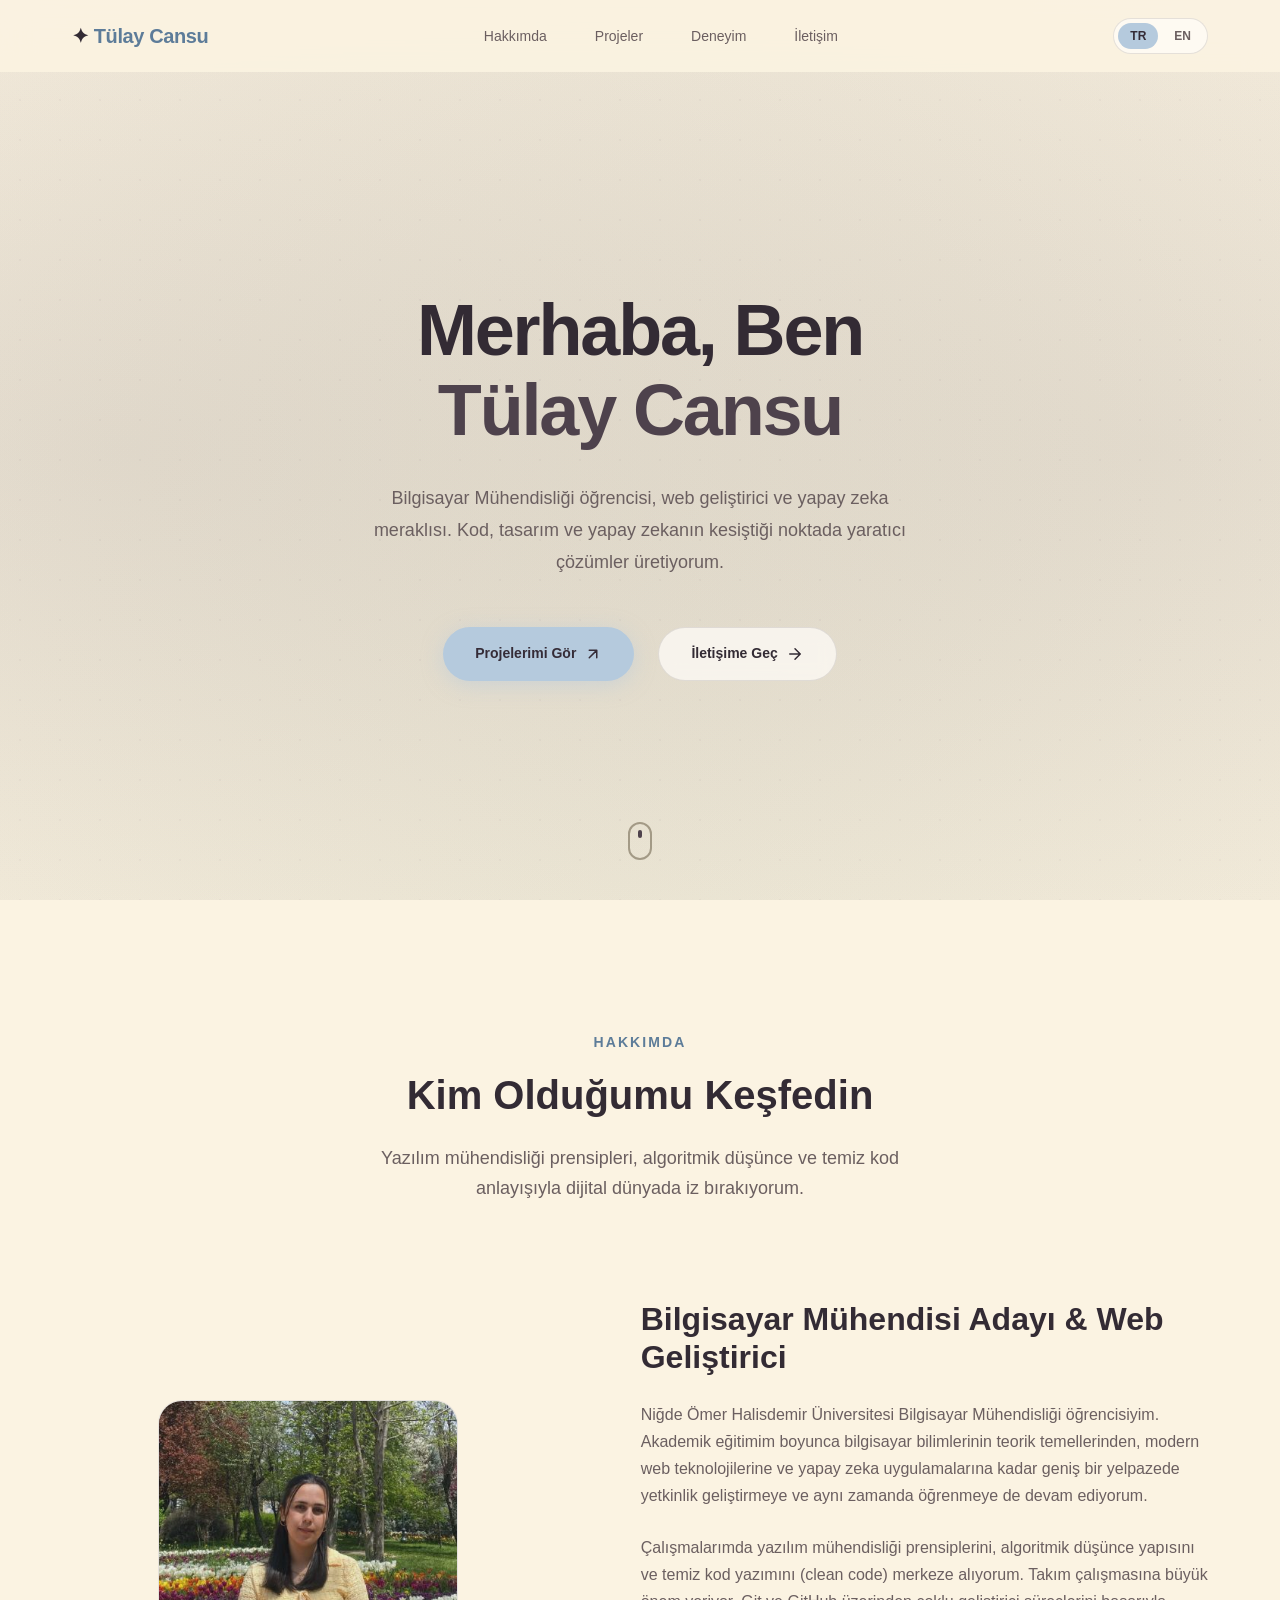
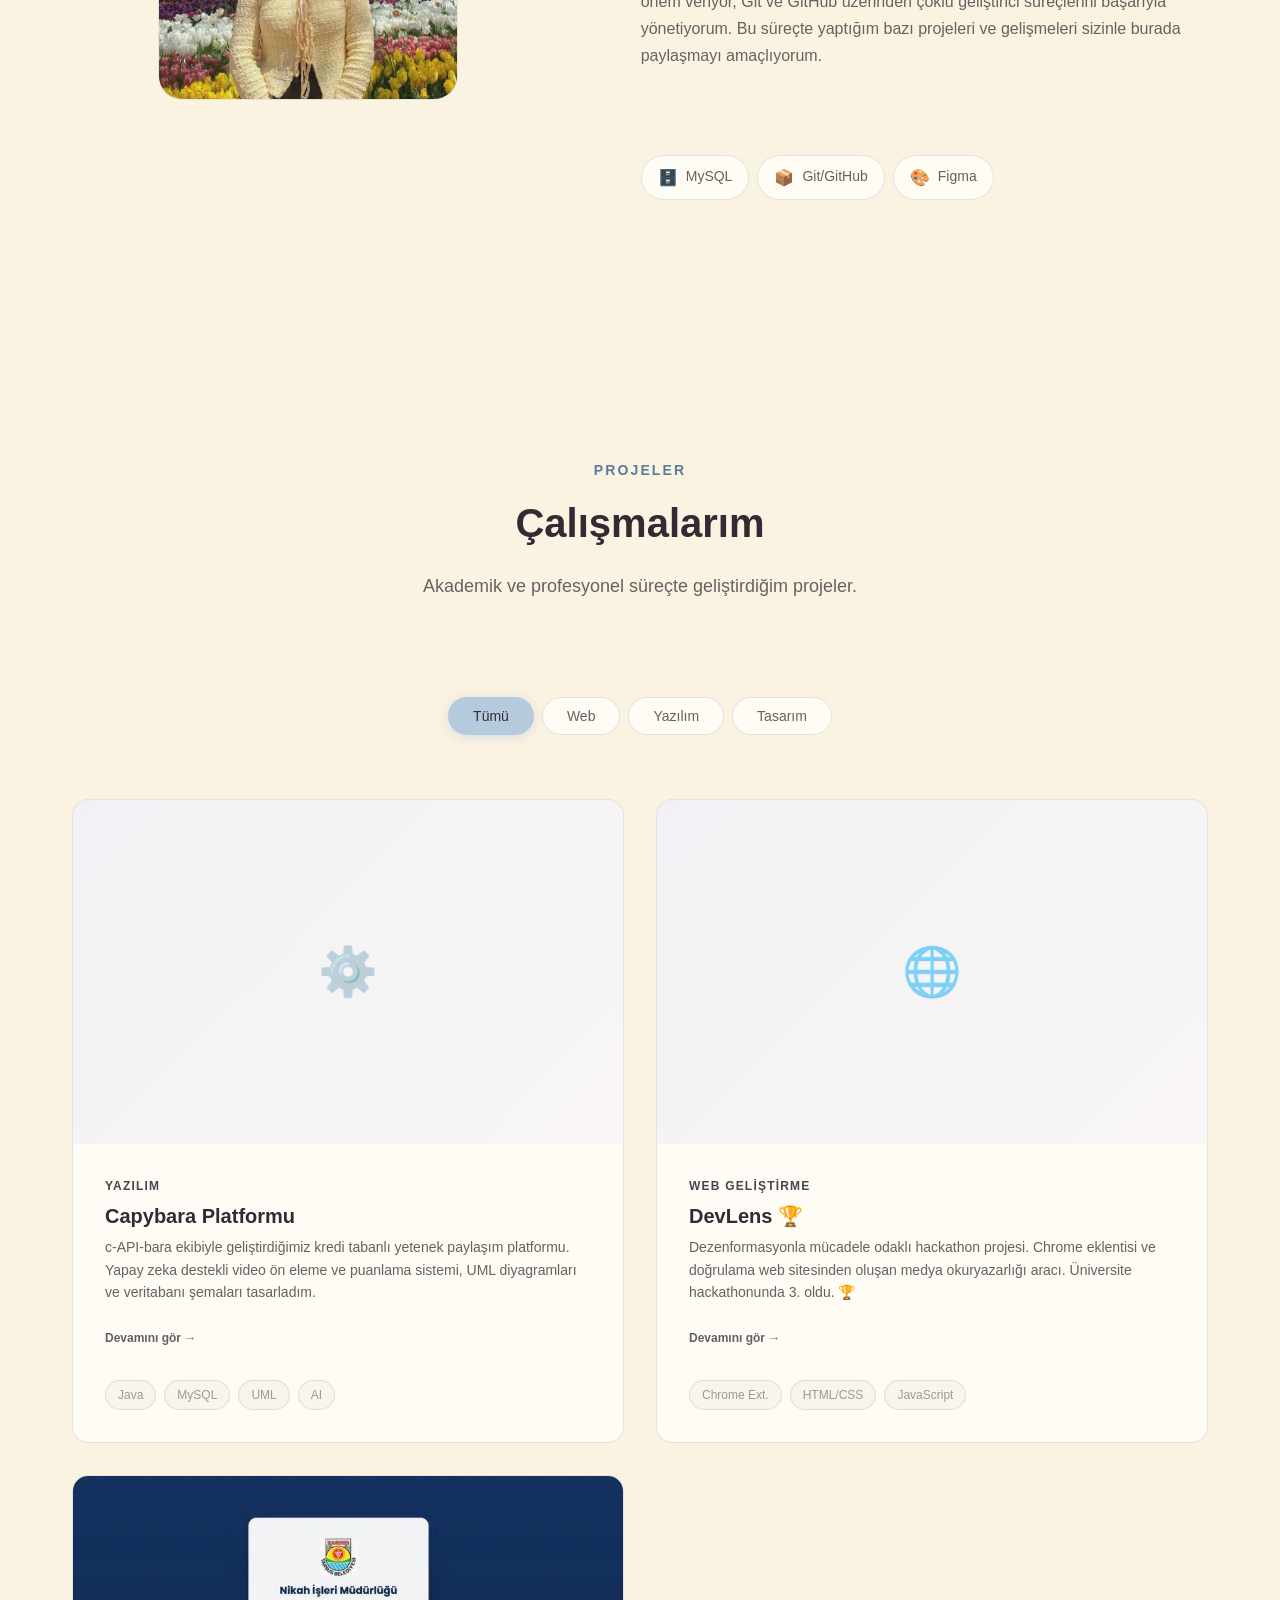
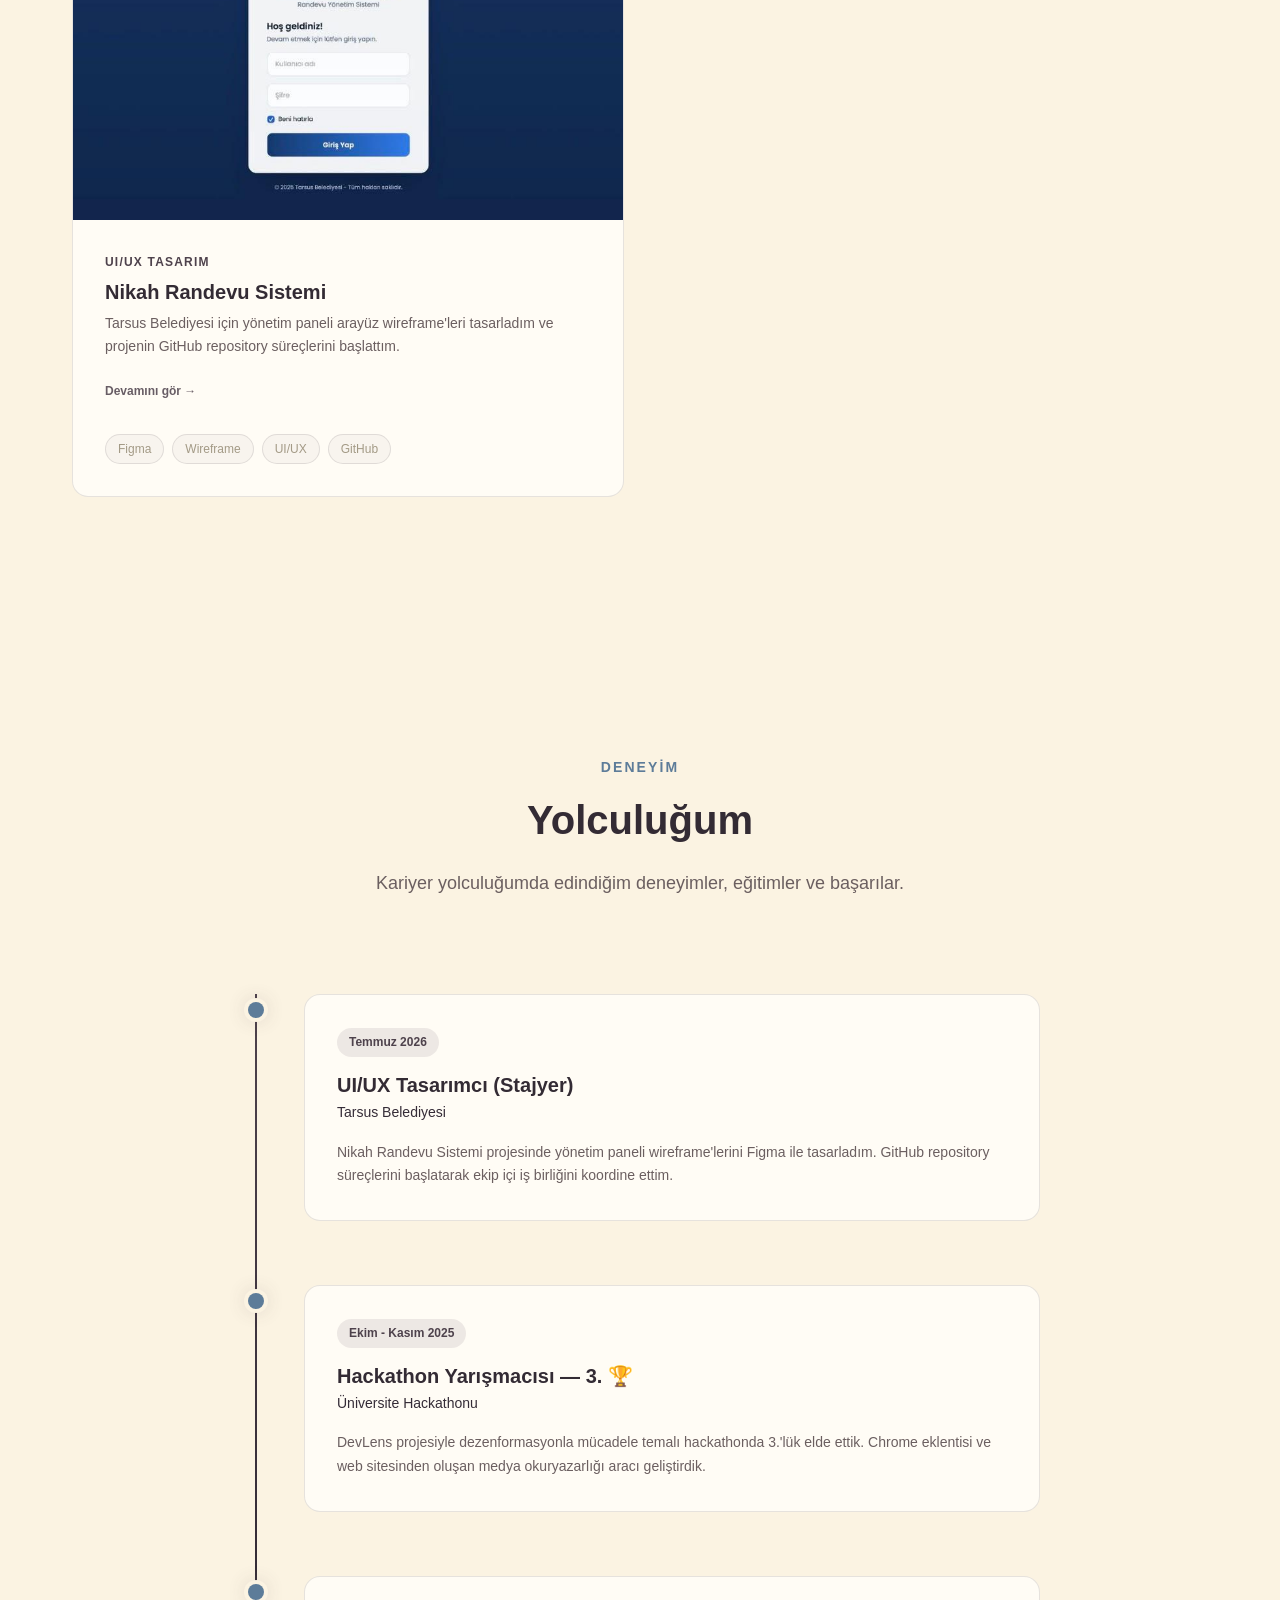
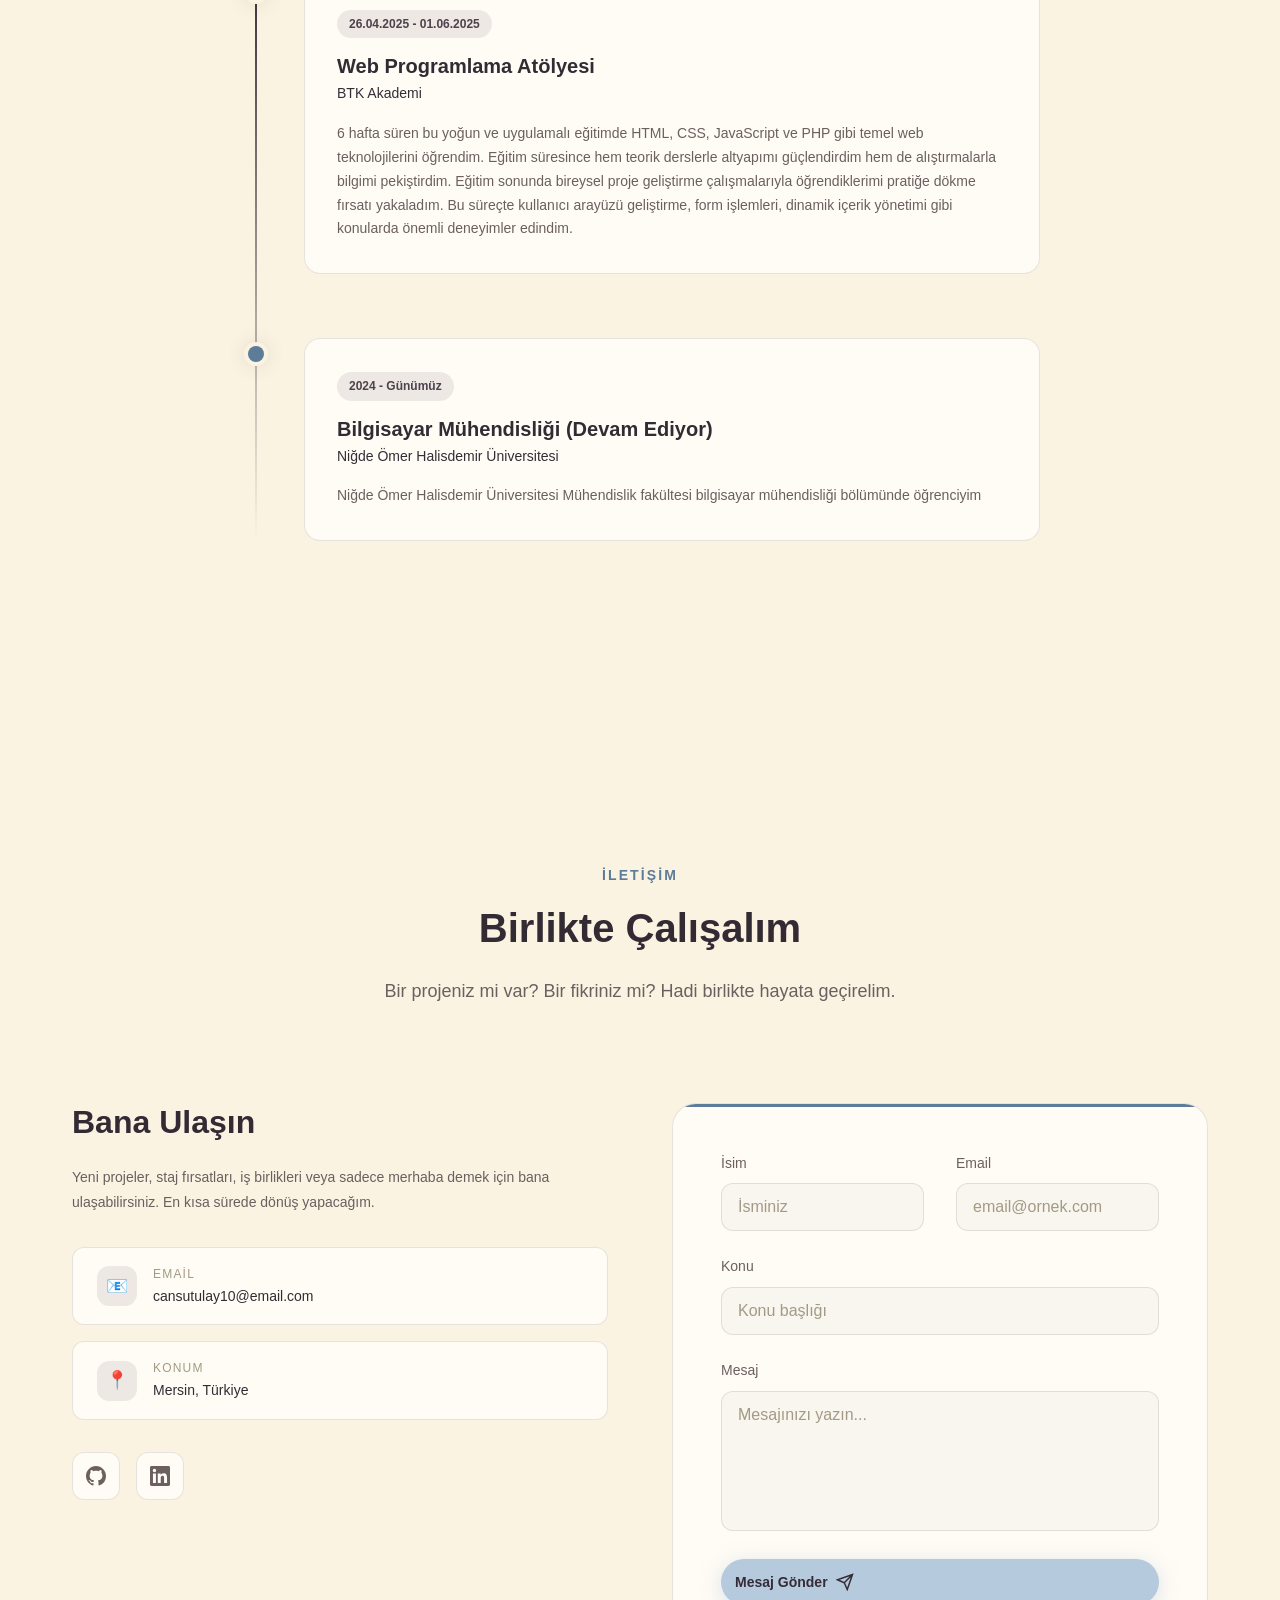
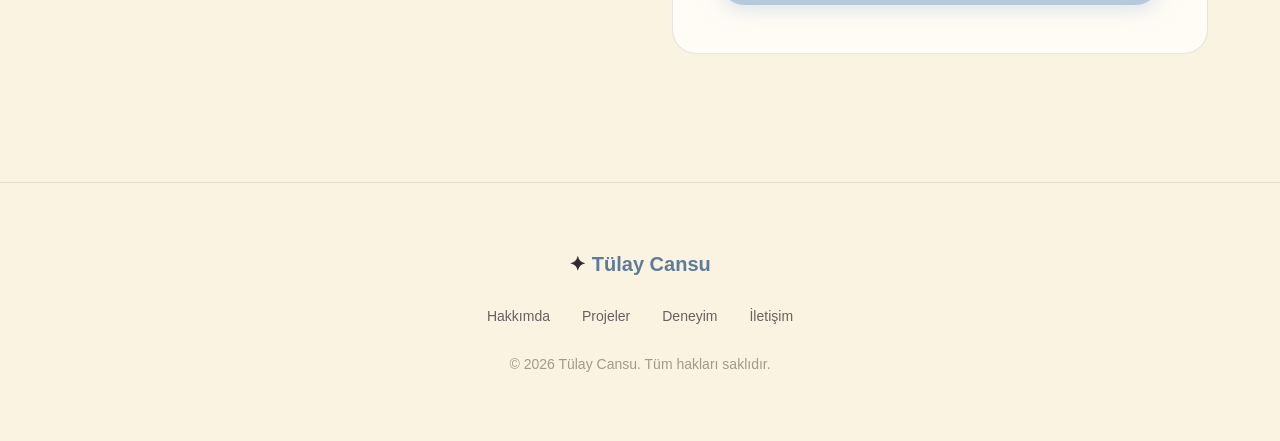
<file: index.html>
<!DOCTYPE html>
<html lang="tr">

<head>
  <meta charset="UTF-8">
  <meta name="viewport" content="width=device-width, initial-scale=1.0">
  <title>Tülay Cansu | Bilgisayar Mühendisi & Web Geliştirici</title>
  <meta name="description"
    content="Tülay Cansu — Bilgisayar Mühendisliği öğrencisi, web geliştirici ve yapay zeka meraklısı. Modern web siteleri ve yaratıcı dijital çözümler.">
  <meta name="author" content="Tülay Cansu">
  <meta property="og:title" content="Tülay Cansu | Bilgisayar Mühendisi & Web Geliştirici">
  <meta property="og:description"
    content="Tülay Cansu — Bilgisayar Mühendisliği öğrencisi, web geliştirici ve yapay zeka meraklısı.">
  <meta property="og:type" content="website">

  <!-- Security: Content Security Policy -->
  <meta http-equiv="Content-Security-Policy"
    content="default-src 'self'; script-src 'self'; style-src 'self' https://fonts.googleapis.com 'unsafe-inline'; font-src https://fonts.gstatic.com; img-src 'self' data: blob:; connect-src 'self' https://formspree.io; frame-src 'none'; object-src 'none'; base-uri 'self';">
  <meta http-equiv="X-Content-Type-Options" content="nosniff">
  <meta name="referrer" content="strict-origin-when-cross-origin">

  <link rel="stylesheet" href="css/style.css?v=7">
  <link rel="icon"
    href="data:image/svg+xml,<svg xmlns='http://www.w3.org/2000/svg' viewBox='0 0 100 100'><text y='.9em' font-size='90'>✦</text></svg>">
</head>

<body>

  <!-- ===== NAVIGATION ===== -->
  <nav class="navbar" id="navbar" aria-label="Ana navigasyon">
    <div class="container">
      <a href="#hero" class="nav-logo" aria-label="Ana Sayfa">
        ✦ <span data-i18n="nav_name">Tülay Cansu</span>
      </a>

      <ul class="nav-links" id="navLinks" role="menubar">
        <li role="none"><a href="#about" role="menuitem" data-i18n="nav_about">Hakkımda</a></li>
        <li role="none"><a href="#projects" role="menuitem" data-i18n="nav_projects">Projeler</a></li>
        <li role="none"><a href="#experience" role="menuitem" data-i18n="nav_experience">Deneyim</a></li>
        <li role="none"><a href="#contact" role="menuitem" data-i18n="nav_contact">İletişim</a></li>
      </ul>

      <div class="nav-right">
        <div class="lang-toggle" id="langToggle" role="radiogroup" aria-label="Dil seçimi">
          <button class="lang-btn active" data-lang="tr" role="radio" aria-checked="true">TR</button>
          <button class="lang-btn" data-lang="en" role="radio" aria-checked="false">EN</button>
        </div>
        <button class="mobile-toggle" id="mobileToggle" aria-label="Menüyü aç/kapat" aria-expanded="false">
          <span></span>
          <span></span>
          <span></span>
        </button>
      </div>
    </div>
  </nav>

  <!-- Mobile overlay -->
  <div class="nav-overlay" id="navOverlay"></div>

  <!-- ===== HERO SECTION ===== -->
  <section class="hero" id="hero">
    <div class="hero-bg" aria-hidden="true"></div>
    <div class="hero-content">
      <h1 class="hero-title reveal reveal-delay-1">
        <span data-i18n="hero_greeting">Merhaba, Ben</span><br>
        <span class="gradient-text" data-i18n="hero_name">Tülay Cansu</span>
      </h1>

      <p class="hero-description reveal reveal-delay-2" data-i18n="hero_description">
        Bilgisayar Mühendisliği öğrencisi, web geliştirici ve yapay zeka meraklısı.
        Kod, tasarım ve yapay zekanın kesiştiği noktada yaratıcı çözümler üretiyorum.
      </p>

      <div class="hero-cta reveal reveal-delay-3">
        <a href="#projects" class="btn btn-primary" id="heroCta1">
          <span data-i18n="hero_cta_projects">Projelerimi Gör</span>
          <svg viewBox="0 0 24 24" fill="none" stroke="currentColor" stroke-width="2" stroke-linecap="round"
            stroke-linejoin="round" aria-hidden="true">
            <path d="M7 17l9.2-9.2M17 17V7H7" />
          </svg>
        </a>
        <a href="#contact" class="btn btn-secondary" id="heroCta2">
          <span data-i18n="hero_cta_contact">İletişime Geç</span>
          <svg viewBox="0 0 24 24" fill="none" stroke="currentColor" stroke-width="2" stroke-linecap="round"
            stroke-linejoin="round" aria-hidden="true">
            <path d="M5 12h14M12 5l7 7-7 7" />
          </svg>
        </a>
      </div>
    </div>

    <div class="hero-scroll" aria-hidden="true">
      <div class="hero-scroll-icon"></div>
    </div>
  </section>

  <!-- ===== ABOUT SECTION ===== -->
  <section class="section" id="about">
    <div class="container">
      <div class="section-header reveal">
        <span class="section-label" data-i18n="about_label">Hakkımda</span>
        <h2 class="section-title" data-i18n="about_title">Kim Olduğumu Keşfedin</h2>
        <p class="section-subtitle" data-i18n="about_subtitle">Yazılım mühendisliği prensipleri, algoritmik düşünce ve
          temiz kod anlayışıyla dijital dünyada iz bırakıyorum.</p>
      </div>

      <div class="about-grid">
        <div class="about-visual reveal">
          <div class="about-image-wrapper">
            <div class="about-avatar" id="profileAvatar" aria-label="Tülay Cansu profil görseli">👩‍💻</div>
          </div>
        </div>

        <div class="about-text reveal reveal-delay-1">
          <h3 data-i18n="about_heading">Bilgisayar Mühendisi Adayı &amp; Web Geliştirici</h3>
          <p data-i18n="about_p1">
            Niğde Ömer Halisdemir Üniversitesi Bilgisayar Mühendisliği 2. sınıf öğrencisiyim.
            Akademik eğitimim boyunca bilgisayar bilimlerinin teorik temellerinden, modern web
            teknolojilerine ve yapay zeka uygulamalarına kadar geniş bir yelpazede yetkinlik geliştirdim.
          </p>
          <p data-i18n="about_p2">
            Çalışmalarımda yazılım mühendisliği prensiplerini, algoritmik düşünce yapısını
            ve temiz kod yazımını (clean code) merkeze alıyorum. Takım çalışmasına büyük önem
            veriyor, Git ve GitHub üzerinden çoklu geliştirici süreçlerini başarıyla yönetiyorum.
          </p>

          <!-- Skills: Dynamically rendered by JS -->
          <div class="skills-grid" id="skillsGrid"></div>
        </div>
      </div>
    </div>
  </section>

  <!-- ===== PROJECTS SECTION ===== -->
  <section class="section" id="projects">
    <div class="container">
      <div class="section-header reveal">
        <span class="section-label" data-i18n="projects_label">Projeler</span>
        <h2 class="section-title" data-i18n="projects_title">Çalışmalarım</h2>
        <p class="section-subtitle" data-i18n="projects_subtitle">Akademik ve profesyonel süreçte geliştirdiğim
          projeler.</p>
      </div>

      <div class="projects-filter reveal">
        <button class="filter-btn active" data-filter="all" data-i18n="filter_all">Tümü</button>
        <button class="filter-btn" data-filter="web" data-i18n="filter_web">Web</button>
        <button class="filter-btn" data-filter="software" data-i18n="filter_software">Yazılım</button>
        <button class="filter-btn" data-filter="design" data-i18n="filter_design">Tasarım</button>
      </div>

      <!-- Projects: Dynamically rendered by JS -->
      <div class="projects-grid" id="projectsGrid"></div>
    </div>
  </section>

  <!-- ===== EXPERIENCE SECTION ===== -->
  <section class="section" id="experience">
    <div class="container">
      <div class="section-header reveal">
        <span class="section-label" data-i18n="exp_label">Deneyim</span>
        <h2 class="section-title" data-i18n="exp_title">Yolculuğum</h2>
        <p class="section-subtitle" data-i18n="exp_subtitle">Kariyer yolculuğumda edindiğim deneyimler, eğitimler ve
          başarılar.</p>
      </div>

      <!-- Timeline: Dynamically rendered by JS -->
      <div class="timeline" id="timelineContainer"></div>
    </div>
  </section>

  <!-- ===== CONTACT SECTION ===== -->
  <section class="section" id="contact">
    <div class="container">
      <div class="section-header reveal">
        <span class="section-label" data-i18n="contact_label">İletişim</span>
        <h2 class="section-title" data-i18n="contact_title">Birlikte Çalışalım</h2>
        <p class="section-subtitle" data-i18n="contact_subtitle">Bir projeniz mi var? Bir fikriniz mi? Hadi birlikte
          hayata geçirelim.</p>
      </div>

      <div class="contact-grid">
        <div class="contact-info reveal">
          <h3 data-i18n="contact_heading">Bana Ulaşın</h3>
          <p data-i18n="contact_text">
            Yeni projeler, staj fırsatları, iş birlikleri veya sadece merhaba demek
            için bana ulaşabilirsiniz. En kısa sürede dönüş yapacağım.
          </p>

          <div class="contact-methods">
            <div class="contact-method">
              <div class="contact-method-icon" aria-hidden="true">📧</div>
              <div class="contact-method-text">
                <span class="contact-method-label">Email</span>
                <span class="contact-method-value" id="contactEmail">tulaycansu10@email.com</span>
              </div>
            </div>
            <div class="contact-method">
              <div class="contact-method-icon" aria-hidden="true">📍</div>
              <div class="contact-method-text">
                <span class="contact-method-label" data-i18n="contact_location_label">Konum</span>
                <span class="contact-method-value" data-i18n="contact_location">Mersin, Türkiye</span>
              </div>
            </div>
          </div>

          <div class="social-links">
            <a href="#" class="social-link" id="socialGithub" aria-label="GitHub profili" target="_blank"
              rel="noopener noreferrer">
              <svg viewBox="0 0 24 24" aria-hidden="true">
                <path
                  d="M12 0C5.37 0 0 5.37 0 12c0 5.31 3.435 9.795 8.205 11.385.6.105.825-.255.825-.57 0-.285-.015-1.23-.015-2.235-3.015.555-3.795-.735-4.035-1.41-.135-.345-.72-1.41-1.23-1.695-.42-.225-1.02-.78-.015-.795.945-.015 1.62.87 1.845 1.23 1.08 1.815 2.805 1.305 3.495.99.105-.78.42-1.305.765-1.605-2.67-.3-5.46-1.335-5.46-5.925 0-1.305.465-2.385 1.23-3.225-.12-.3-.54-1.53.12-3.18 0 0 1.005-.315 3.3 1.23.96-.27 1.98-.405 3-.405s2.04.135 3 .405c2.295-1.56 3.3-1.23 3.3-1.23.66 1.65.24 2.88.12 3.18.765.84 1.23 1.905 1.23 3.225 0 4.605-2.805 5.625-5.475 5.925.435.375.81 1.095.81 2.22 0 1.605-.015 2.895-.015 3.3 0 .315.225.69.825.57A12.02 12.02 0 0024 12c0-6.63-5.37-12-12-12z" />
              </svg>
            </a>
            <a href="#" class="social-link" id="socialLinkedin" aria-label="LinkedIn profili" target="_blank"
              rel="noopener noreferrer">
              <svg viewBox="0 0 24 24" aria-hidden="true">
                <path
                  d="M20.447 20.452h-3.554v-5.569c0-1.328-.027-3.037-1.852-3.037-1.853 0-2.136 1.445-2.136 2.939v5.667H9.351V9h3.414v1.561h.046c.477-.9 1.637-1.85 3.37-1.85 3.601 0 4.267 2.37 4.267 5.455v6.286zM5.337 7.433a2.062 2.062 0 01-2.063-2.065 2.064 2.064 0 112.063 2.065zm1.782 13.019H3.555V9h3.564v11.452zM22.225 0H1.771C.792 0 0 .774 0 1.729v20.542C0 23.227.792 24 1.771 24h20.451C23.2 24 24 23.227 24 22.271V1.729C24 .774 23.2 0 22.222 0h.003z" />
              </svg>
            </a>
            <a href="#" class="social-link" id="socialTwitter" aria-label="X (Twitter) profili" target="_blank"
              rel="noopener noreferrer">
              <svg viewBox="0 0 24 24" aria-hidden="true">
                <path
                  d="M18.244 2.25h3.308l-7.227 8.26 8.502 11.24H16.17l-5.214-6.817L4.99 21.75H1.68l7.73-8.835L1.254 2.25H8.08l4.713 6.231zm-1.161 17.52h1.833L7.084 4.126H5.117z" />
              </svg>
            </a>
          </div>
        </div>

        <div class="contact-form-wrapper reveal reveal-delay-1">
          <form class="contact-form" id="contactForm" novalidate>
            <div class="form-row">
              <div class="form-group">
                <label for="name" data-i18n="form_name">İsim</label>
                <input type="text" id="name" name="name" required autocomplete="name" placeholder="İsminiz"
                  maxlength="100">
              </div>
              <div class="form-group">
                <label for="email" style="width: auto;">Email</label>
                <input type="email" id="email" name="email" required autocomplete="email" placeholder="email@ornek.com"
                  maxlength="200">
              </div>
            </div>
            <div class="form-group">
              <label for="subject" data-i18n="form_subject">Konu</label>
              <input type="text" id="subject" name="subject" required placeholder="Konu başlığı" maxlength="200">
            </div>
            <div class="form-group">
              <label for="message" data-i18n="form_message">Mesaj</label>
              <textarea id="message" name="message" rows="5" required maxlength="5000"></textarea>
            </div>
            <button type="submit" class="btn btn-primary btn-submit" id="submitBtn">
              <span data-i18n="form_submit">Mesaj Gönder</span>
              <svg width="18" height="18" viewBox="0 0 24 24" fill="none" stroke="currentColor" stroke-width="2"
                aria-hidden="true">
                <path d="M22 2L11 13M22 2l-7 20-4-9-9-4 20-7z" />
              </svg>
            </button>
          </form>
        </div>
      </div>
    </div>
  </section>

  <!-- ===== FOOTER ===== -->
  <footer class="footer">
    <div class="container">
      <div class="footer-content">
        <div class="footer-logo">
          ✦ <span data-i18n="nav_name">Tülay Cansu</span>
        </div>
        <nav class="footer-links" aria-label="Footer navigasyon">
          <a href="#about" data-i18n="nav_about">Hakkımda</a>
          <a href="#projects" data-i18n="nav_projects">Projeler</a>
          <a href="#experience" data-i18n="nav_experience">Deneyim</a>
          <a href="#contact" data-i18n="nav_contact">İletişim</a>
        </nav>
        <p class="footer-text">
          © <span id="footerYear">2024</span> Tülay Cansu. <span data-i18n="footer_rights">Tüm hakları saklıdır.</span>
        </p>
      </div>
    </div>
  </footer>

  <!-- ===== PROJECT DETAIL MODAL ===== -->
  <div class="project-modal-overlay" id="projectModalOverlay" aria-hidden="true">
    <div class="project-modal">
      <button type="button" class="project-modal-close" id="projectModalClose" aria-label="Kapat">✕</button>

      <div class="project-modal-gallery">
        <div class="project-modal-track" id="projectModalTrack"></div>
        <button type="button" class="project-modal-nav project-modal-nav-prev" id="projectModalPrev"
          aria-label="Önceki görsel">‹</button>
        <button type="button" class="project-modal-nav project-modal-nav-next" id="projectModalNext"
          aria-label="Sonraki görsel">›</button>
        <div class="project-modal-dots" id="projectModalDots"></div>
      </div>

      <div class="project-modal-body">
        <span class="project-modal-category" id="projectModalCategory"></span>
        <h3 class="project-modal-title" id="projectModalTitle"></h3>
        <p class="project-modal-desc" id="projectModalDesc"></p>
        <div class="project-modal-tech" id="projectModalTech"></div>
        <div class="project-modal-links" id="projectModalLinks"></div>
      </div>
    </div>
  </div>

  <script src="js/main.js?v=6"></script>
</body>

</html>
</file>
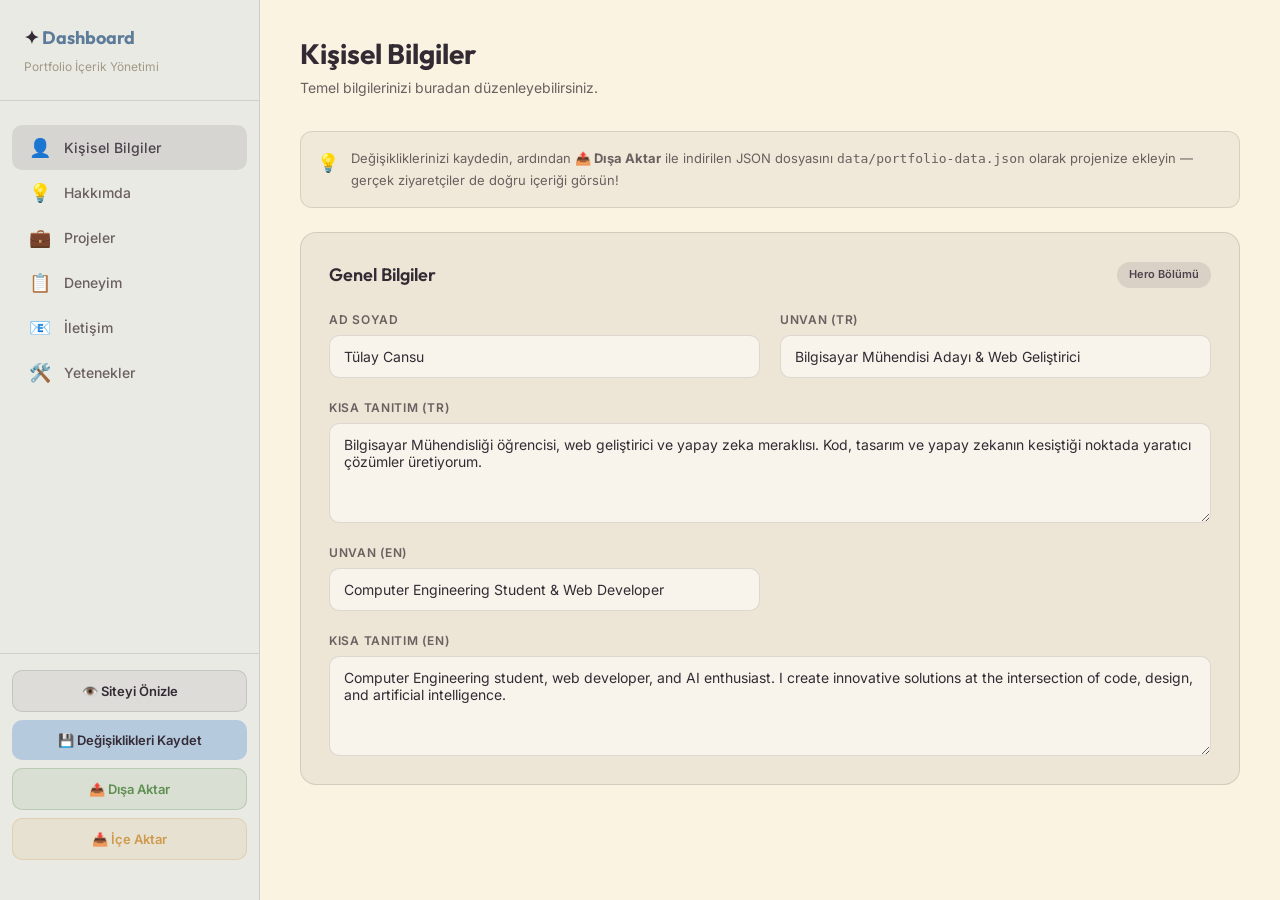
<file: dashboard.html>
<!DOCTYPE html>
<html lang="tr">
<head>
  <meta charset="UTF-8">
  <meta name="viewport" content="width=device-width, initial-scale=1.0">
  <title>Dashboard — Tülay Cansu Portfolio</title>
  <link href="https://fonts.googleapis.com/css2?family=Inter:wght@300;400;500;600;700&family=Outfit:wght@500;600;700;800&display=swap" rel="stylesheet">
  <style>
    *, *::before, *::after { margin: 0; padding: 0; box-sizing: border-box; }

    :root {
      --bg: #fbf3e2;
      --bg-card: rgba(78,66,76,0.08);
      --bg-card-hover: rgba(78,66,76,0.14);
      --bg-input: rgba(255,253,248,0.6);
      --border: rgba(51,43,52,0.14);
      --border-focus: #4e424c;
      --text: #332b34;
      --text-2: #6b5f60;
      --text-3: #a39a86;
      --accent: #4e424c;
      --accent-2: #352c37;
      --accent-blue: #b5cadd;
      --accent-text: #5d7c99;
      --gradient: linear-gradient(135deg, #4e424c 0%, #7f97ac 50%, #b5cadd 100%);
      --green: #5f8f52;
      --red: #c1594a;
      --orange: #cf9a4b;
      --sidebar-w: 260px;
    }

    body {
      font-family: 'Inter', sans-serif;
      background: var(--bg);
      color: var(--text);
      line-height: 1.6;
      -webkit-font-smoothing: antialiased;
    }

    /* ── Sidebar ── */
    .sidebar {
      position: fixed;
      top: 0; left: 0; bottom: 0;
      width: var(--sidebar-w);
      background: rgba(233,233,229,0.95);
      border-right: 1px solid var(--border);
      padding: 24px 0;
      display: flex;
      flex-direction: column;
      z-index: 100;
      backdrop-filter: blur(16px);
    }

    .sidebar-logo { padding: 0 24px 24px; border-bottom: 1px solid var(--border); margin-bottom: 16px; }
    .sidebar-logo h1 { font-family: 'Outfit', sans-serif; font-size: 18px; font-weight: 700; }
    .sidebar-logo h1 span { color: var(--accent-text); }
    .sidebar-logo p { font-size: 12px; color: var(--text-3); margin-top: 4px; }

    .sidebar-nav { flex: 1; padding: 8px 12px; }
    .sidebar-nav button {
      width: 100%; display: flex; align-items: center; gap: 12px;
      padding: 12px 16px; border: none; background: none;
      color: var(--text-2); font-family: inherit; font-size: 14px;
      font-weight: 500; border-radius: 10px; cursor: pointer;
      transition: all 0.2s; text-align: left;
    }
    .sidebar-nav button:hover { background: var(--bg-card); color: var(--text); }
    .sidebar-nav button.active { background: rgba(78,66,76,0.12); color: var(--accent); }
    .sidebar-nav button .icon { font-size: 18px; width: 24px; text-align: center; }

    .sidebar-actions {
      padding: 16px 12px; border-top: 1px solid var(--border);
      display: flex; flex-direction: column; gap: 8px;
    }
    .sidebar-actions button {
      width: 100%; padding: 12px; border: none; border-radius: 10px;
      font-family: inherit; font-size: 13px; font-weight: 600; cursor: pointer;
      display: flex; align-items: center; justify-content: center; gap: 8px; transition: all 0.2s;
    }
    .btn-preview { background: var(--bg-card); color: var(--text); border: 1px solid var(--border) !important; }
    .btn-preview:hover { background: var(--bg-card-hover); border-color: var(--accent) !important; }
    .btn-save { background: var(--accent-blue); color: var(--accent-2); }
    .btn-save:hover { opacity: 0.9; transform: translateY(-1px); }
    .btn-export { background: rgba(95,143,82,0.12); color: var(--green); border: 1px solid rgba(95,143,82,0.25) !important; }
    .btn-export:hover { background: rgba(95,143,82,0.2); }
    .btn-import { background: rgba(207,154,75,0.12); color: var(--orange); border: 1px solid rgba(207,154,75,0.25) !important; }
    .btn-import:hover { background: rgba(207,154,75,0.2); }

    /* ── Main ── */
    .main { margin-left: var(--sidebar-w); padding: 32px 40px; min-height: 100vh; }
    .page-header { display: flex; align-items: center; justify-content: space-between; margin-bottom: 8px; }
    .page-title { font-family: 'Outfit', sans-serif; font-size: 28px; font-weight: 700; }
    .page-subtitle { color: var(--text-2); font-size: 14px; margin-bottom: 32px; }

    .btn-add {
      display: inline-flex; align-items: center; gap: 8px; padding: 10px 20px;
      border-radius: 10px; font-family: inherit; font-size: 13px; font-weight: 600;
      cursor: pointer; border: 1px solid rgba(78,66,76,0.3);
      background: rgba(78,66,76,0.08); color: var(--accent); transition: all 0.25s;
    }
    .btn-add:hover { background: rgba(78,66,76,0.15); border-color: var(--accent); transform: translateY(-1px); }
    .btn-add .plus {
      display: inline-flex; align-items: center; justify-content: center;
      width: 22px; height: 22px; border-radius: 6px;
      background: var(--accent-text); color: white; font-size: 14px; font-weight: 700;
    }

    .btn-delete {
      display: inline-flex; align-items: center; gap: 6px; padding: 6px 14px;
      border-radius: 8px; font-family: inherit; font-size: 12px; font-weight: 500;
      cursor: pointer; border: 1px solid rgba(193,89,74,0.2);
      background: rgba(193,89,74,0.06); color: var(--red); transition: all 0.2s;
    }
    .btn-delete:hover { background: rgba(193,89,74,0.12); border-color: rgba(193,89,74,0.4); }

    /* ── Cards ── */
    .card {
      background: var(--bg-card); border: 1px solid var(--border);
      border-radius: 16px; padding: 28px; margin-bottom: 24px;
      transition: border-color 0.2s, opacity 0.3s, transform 0.3s;
      animation: cardIn 0.35s ease-out;
    }
    @keyframes cardIn { from { opacity: 0; transform: translateY(16px); } to { opacity: 1; transform: translateY(0); } }
    .card:hover { border-color: rgba(78,66,76,0.2); }
    .card-header { display: flex; align-items: center; justify-content: space-between; margin-bottom: 20px; }
    .card-title { font-family: 'Outfit', sans-serif; font-size: 18px; font-weight: 600; }
    .card-badge { font-size: 11px; font-weight: 600; padding: 4px 12px; border-radius: 20px; background: rgba(78,66,76,0.12); color: var(--accent); }
    .card-actions { display: flex; align-items: center; gap: 8px; }

    /* ── Forms ── */
    .form-grid { display: grid; grid-template-columns: 1fr 1fr; gap: 20px; }
    .form-full { grid-column: 1 / -1; }
    .field { display: flex; flex-direction: column; gap: 6px; }
    .field label { font-size: 12px; font-weight: 600; color: var(--text-2); text-transform: uppercase; letter-spacing: 0.06em; }
    .field input, .field textarea, .field select {
      background: var(--bg-input); border: 1px solid var(--border);
      border-radius: 10px; padding: 12px 14px; font-family: inherit;
      font-size: 14px; color: var(--text); transition: all 0.2s; outline: none;
    }
    .field input:focus, .field textarea:focus {
      border-color: var(--border-focus);
      box-shadow: 0 0 0 3px rgba(78,66,76,0.1);
      background: rgba(78,66,76,0.05);
    }
    .field input::placeholder, .field textarea::placeholder { color: var(--text-3); }
    .field textarea { resize: vertical; min-height: 100px; }

    /* ── Panels ── */
    .panel { display: none; }
    .panel.active { display: block; }

    /* ── Toast ── */
    .status-toast {
      position: fixed; bottom: 24px; right: 24px; padding: 14px 24px;
      border-radius: 12px; font-size: 14px; font-weight: 500; z-index: 1000;
      transform: translateY(100px); opacity: 0;
      transition: all 0.3s cubic-bezier(0.4, 0, 0.2, 1);
    }
    .status-toast.show { transform: translateY(0); opacity: 1; }
    .status-toast.success { background: rgba(95,143,82,0.15); color: var(--green); border: 1px solid rgba(95,143,82,0.2); }
    .status-toast.error { background: rgba(193,89,74,0.15); color: var(--red); border: 1px solid rgba(193,89,74,0.2); }

    /* ── Info tip ── */
    .info-tip {
      display: flex; align-items: flex-start; gap: 12px; padding: 16px;
      background: rgba(78,66,76,0.06); border: 1px solid rgba(78,66,76,0.15);
      border-radius: 12px; margin-bottom: 24px; font-size: 13px; color: var(--text-2); line-height: 1.6;
    }
    .info-tip .icon { font-size: 18px; flex-shrink: 0; margin-top: 1px; }

    /* ── Empty State ── */
    .empty-state { text-align: center; padding: 48px 24px; color: var(--text-3); font-size: 14px; }
    .empty-state .empty-icon { font-size: 40px; margin-bottom: 12px; opacity: 0.5; }

    /* ── Image Upload ── */
    .image-upload-area {
      border: 2px dashed var(--border); border-radius: 12px; padding: 24px;
      text-align: center; cursor: pointer; transition: all 0.25s;
      position: relative; overflow: hidden; min-height: 140px;
      display: flex; flex-direction: column; align-items: center; justify-content: center; gap: 8px;
    }
    .image-upload-area:hover { border-color: var(--accent); background: rgba(78,66,76,0.04); }
    .image-upload-area.has-image { padding: 8px; }
    .image-upload-area .upload-icon { font-size: 32px; opacity: 0.5; }
    .image-upload-area .upload-text { font-size: 13px; color: var(--text-3); }
    .image-upload-area .upload-hint { font-size: 11px; color: var(--text-3); opacity: 0.7; }
    .image-upload-area img { max-width: 100%; max-height: 180px; border-radius: 8px; object-fit: cover; }
    .image-upload-area input[type="file"] { position: absolute; inset: 0; opacity: 0; cursor: pointer; }
    .image-actions { display: flex; gap: 8px; margin-top: 8px; }
    .btn-remove-image {
      display: inline-flex; align-items: center; gap: 4px; padding: 4px 10px;
      border-radius: 6px; font-family: inherit; font-size: 11px; font-weight: 500;
      cursor: pointer; border: 1px solid rgba(193,89,74,0.2);
      background: rgba(193,89,74,0.06); color: var(--red); transition: all 0.2s;
    }
    .btn-remove-image:hover { background: rgba(193,89,74,0.12); }

    /* ── Gallery ── */
    .gallery-hint { font-size: 12px; color: var(--text-3); margin-bottom: 10px; }
    .gallery-hint.gallery-hint-ok { color: var(--green); }
    .gallery-hint.gallery-hint-warn { color: var(--orange); }
    .gallery-grid { display: grid; grid-template-columns: repeat(auto-fill, minmax(100px, 1fr)); gap: 10px; }
    .gallery-thumb { position: relative; aspect-ratio: 4/3; border-radius: 10px; overflow: hidden; border: 1px solid var(--border); background: var(--bg-card); }
    .gallery-thumb img { width: 100%; height: 100%; object-fit: cover; display: block; }
    .gallery-thumb-remove {
      position: absolute; top: 4px; right: 4px; width: 22px; height: 22px;
      border-radius: 50%; border: none; background: rgba(44,42,36,0.72); color: #fff;
      font-size: 12px; cursor: pointer; display: flex; align-items: center; justify-content: center; transition: background 0.2s;
    }
    .gallery-thumb-remove:hover { background: var(--red); }
    .gallery-thumb-cover-badge {
      position: absolute; bottom: 4px; left: 4px; font-size: 10px; font-weight: 600;
      padding: 2px 6px; border-radius: 4px; background: rgba(44,42,36,0.72); color: #fff;
    }
    .gallery-add-tile {
      aspect-ratio: 4/3; border: 2px dashed var(--border); border-radius: 10px;
      display: flex; flex-direction: column; align-items: center; justify-content: center;
      gap: 4px; cursor: pointer; position: relative; color: var(--text-3); transition: all 0.25s;
    }
    .gallery-add-tile:hover { border-color: var(--accent); background: rgba(78,66,76,0.04); }
    .gallery-add-tile .upload-icon { font-size: 20px; opacity: 0.6; }
    .gallery-add-tile span.upload-text { font-size: 11px; }
    .gallery-add-tile input[type="file"] { position: absolute; inset: 0; opacity: 0; cursor: pointer; }

    /* ── Skills ── */
    .skill-tag {
      display: inline-flex; align-items: center; gap: 6px; padding: 8px 14px;
      border-radius: 20px; background: rgba(78,66,76,0.08);
      border: 1px solid rgba(78,66,76,0.15); color: var(--text); font-size: 13px; font-weight: 500;
    }
    .skill-tag .skill-emoji { font-size: 14px; }
    .skill-tag .skill-remove {
      display: inline-flex; align-items: center; justify-content: center;
      width: 18px; height: 18px; border-radius: 50%;
      background: rgba(193,89,74,0.1); color: var(--red); font-size: 12px;
      cursor: pointer; border: none; font-family: inherit; transition: all 0.2s; margin-left: 4px;
    }
    .skill-tag .skill-remove:hover { background: rgba(193,89,74,0.25); }

    #importFileInput { display: none; }

    @media (max-width: 900px) {
      .sidebar { width: 220px; }
      .main { margin-left: 220px; padding: 24px; }
      .form-grid { grid-template-columns: 1fr; }
    }
    @media (max-width: 640px) {
      .sidebar { display: none; }
      .main { margin-left: 0; }
    }
  </style>
</head>
<body>

  <aside class="sidebar">
    <div class="sidebar-logo">
      <h1>✦ <span>Dashboard</span></h1>
      <p>Portfolio İçerik Yönetimi</p>
    </div>

    <nav class="sidebar-nav" id="sidebarNav">
      <button class="active" data-panel="personal"><span class="icon">👤</span> Kişisel Bilgiler</button>
      <button data-panel="about"><span class="icon">💡</span> Hakkımda</button>
      <button data-panel="projects"><span class="icon">💼</span> Projeler</button>
      <button data-panel="experience"><span class="icon">📋</span> Deneyim</button>
      <button data-panel="contact"><span class="icon">📧</span> İletişim</button>
      <button data-panel="skills"><span class="icon">🛠️</span> Yetenekler</button>
    </nav>

    <div class="sidebar-actions">
      <button class="btn-preview" onclick="openPreview()">👁️ Siteyi Önizle</button>
      <button class="btn-save" onclick="saveAll()">💾 Değişiklikleri Kaydet</button>
      <button class="btn-export" onclick="exportData()">📤 Dışa Aktar</button>
      <button class="btn-import" onclick="document.getElementById('importFileInput').click()">📥 İçe Aktar</button>
      <input type="file" id="importFileInput" accept=".json" onchange="importData(event)">
    </div>
  </aside>

  <main class="main" id="mainContent">

    <!-- ═══ Personal Info Panel ═══ -->
    <div class="panel active" id="panel-personal">
      <h2 class="page-title">Kişisel Bilgiler</h2>
      <p class="page-subtitle">Temel bilgilerinizi buradan düzenleyebilirsiniz.</p>
      <div class="info-tip">
        <span class="icon">💡</span>
        <span>Değişikliklerinizi kaydedin, ardından <strong>📤 Dışa Aktar</strong> ile indirilen JSON dosyasını <code>data/portfolio-data.json</code> olarak projenize ekleyin — gerçek ziyaretçiler de doğru içeriği görsün!</span>
      </div>
      <div class="card">
        <div class="card-header">
          <span class="card-title">Genel Bilgiler</span>
          <span class="card-badge">Hero Bölümü</span>
        </div>
        <div class="form-grid">
          <div class="field"><label>Ad Soyad</label><input type="text" id="f_name" value="Tülay Cansu" placeholder="Adınız Soyadınız"></div>
          <div class="field"><label>Unvan (TR)</label><input type="text" id="f_title_tr" value="Bilgisayar Mühendisi Adayı &amp; Web Geliştirici"></div>
          <div class="field form-full"><label>Kısa Tanıtım (TR)</label><textarea id="f_desc_tr" rows="3">Bilgisayar Mühendisliği öğrencisi, web geliştirici ve yapay zeka meraklısı. Kod, tasarım ve yapay zekanın kesiştiği noktada yaratıcı çözümler üretiyorum.</textarea></div>
          <div class="field"><label>Unvan (EN)</label><input type="text" id="f_title_en" value="Computer Engineering Student &amp; Web Developer"></div>
          <div class="field form-full"><label>Kısa Tanıtım (EN)</label><textarea id="f_desc_en" rows="3">Computer Engineering student, web developer, and AI enthusiast. I create innovative solutions at the intersection of code, design, and artificial intelligence.</textarea></div>
        </div>
      </div>
    </div>

    <!-- ═══ About Panel ═══ -->
    <div class="panel" id="panel-about">
      <h2 class="page-title">Hakkımda Metinleri</h2>
      <p class="page-subtitle">Hakkımda bölümündeki uzun metinleri buradan düzenleyin.</p>
      <div class="card">
        <div class="card-header"><span class="card-title">Profil Fotoğrafı</span></div>
        <div class="form-grid">
          <div class="field form-full">
            <label>Fotoğraf Yükle</label>
            <p style="font-size:0.8rem;color:var(--text-muted);margin:0 0 8px;">Hakkımda bölümünde görünecek profil fotoğrafınız. JPG/PNG, max 2MB önerilir.</p>
            <div style="display:flex;align-items:center;gap:16px;flex-wrap:wrap;">
              <div id="profilePhotoPreview" style="width:100px;height:100px;border-radius:50%;overflow:hidden;border:2px dashed var(--border);display:flex;align-items:center;justify-content:center;font-size:2.5rem;background:var(--bg);flex-shrink:0;">
                👩‍💻
              </div>
              <div style="display:flex;flex-direction:column;gap:8px;">
                <label for="profilePhotoInput" style="display:inline-flex;align-items:center;gap:6px;padding:8px 16px;background:var(--accent);color:#fff;border-radius:8px;cursor:pointer;font-size:0.85rem;font-weight:600;width:fit-content;">
                  📷 Fotoğraf Seç
                  <input type="file" id="profilePhotoInput" accept="image/jpeg,image/png,image/webp" style="display:none;" onchange="handleProfilePhoto(this)">
                </label>
                <button type="button" onclick="removeProfilePhoto()" style="padding:6px 12px;background:rgba(239,68,68,0.1);color:#ef4444;border:1px solid rgba(239,68,68,0.2);border-radius:6px;cursor:pointer;font-size:0.8rem;width:fit-content;display:none;" id="removePhotoBtn">🗑️ Fotoğrafı Kaldır</button>
              </div>
            </div>
          </div>
        </div>
      </div>
      <div class="card">
        <div class="card-header"><span class="card-title">Türkçe İçerik</span></div>
        <div class="form-grid">
          <div class="field form-full"><label>Başlık (TR)</label><input type="text" id="f_about_heading_tr" value="Bilgisayar Mühendisi Adayı &amp; Web Geliştirici"></div>
          <div class="field form-full"><label>Paragraf 1 (TR)</label><textarea id="f_about_p1_tr" rows="4">Niğde Ömer Halisdemir Üniversitesi Bilgisayar Mühendisliği 2. sınıf öğrencisiyim. Akademik eğitimim boyunca bilgisayar bilimlerinin teorik temellerinden, modern web teknolojilerine ve yapay zeka uygulamalarına kadar geniş bir yelpazede yetkinlik geliştirdim.</textarea></div>
          <div class="field form-full"><label>Paragraf 2 (TR)</label><textarea id="f_about_p2_tr" rows="4">Çalışmalarımda yazılım mühendisliği prensiplerini, algoritmik düşünce yapısını ve temiz kod yazımını (clean code) merkeze alıyorum. Takım çalışmasına büyük önem veriyor, Git ve GitHub üzerinden çoklu geliştirici süreçlerini başarıyla yönetiyorum.</textarea></div>
        </div>
      </div>
      <div class="card">
        <div class="card-header"><span class="card-title">English Content</span></div>
        <div class="form-grid">
          <div class="field form-full"><label>Heading (EN)</label><input type="text" id="f_about_heading_en" value="Computer Engineering Student &amp; Web Developer"></div>
          <div class="field form-full"><label>Paragraph 1 (EN)</label><textarea id="f_about_p1_en" rows="4">I'm a 2nd year Computer Engineering student at Niğde Ömer Halisdemir University. Throughout my academic journey, I've developed competencies spanning from theoretical foundations of computer science to modern web technologies and AI applications.</textarea></div>
          <div class="field form-full"><label>Paragraph 2 (EN)</label><textarea id="f_about_p2_en" rows="4">I center my work around software engineering principles, algorithmic thinking, and clean code practices. I value teamwork highly and successfully manage multi-developer workflows through Git and GitHub.</textarea></div>
        </div>
      </div>
    </div>

    <!-- ═══ Projects Panel ═══ -->
    <div class="panel" id="panel-projects">
      <div class="page-header">
        <h2 class="page-title">Projeler</h2>
        <button class="btn-add" onclick="addProject()"><span class="plus">+</span> Yeni Proje Ekle</button>
      </div>
      <p class="page-subtitle">Proje içeriklerini düzenleyin, yeni projeler ekleyin veya silin.</p>
      <div id="projectContainer"></div>
    </div>

    <!-- ═══ Experience Panel ═══ -->
    <div class="panel" id="panel-experience">
      <div class="page-header">
        <h2 class="page-title">Deneyim &amp; Eğitim</h2>
        <button class="btn-add" onclick="addExperience()"><span class="plus">+</span> Yeni Deneyim Ekle</button>
      </div>
      <p class="page-subtitle">Deneyim ve eğitim bilgilerinizi düzenleyin.</p>
      <div id="experienceContainer"></div>
    </div>

    <!-- ═══ Contact Panel ═══ -->
    <div class="panel" id="panel-contact">
      <h2 class="page-title">İletişim Bilgileri</h2>
      <p class="page-subtitle">İletişim bilgilerinizi ve sosyal medya linklerinizi düzenleyin.</p>
      <div class="card">
        <div class="card-header"><span class="card-title">İletişim</span></div>
        <div class="form-grid">
          <div class="field"><label>Email</label><input type="email" id="f_email" value="tulaycansu10@email.com"></div>
          <div class="field"><label>Konum (TR)</label><input type="text" id="f_location_tr" value="Niğde, Türkiye"></div>
          <div class="field"><label>Location (EN)</label><input type="text" id="f_location_en" value="Niğde, Turkey"></div>
        </div>
      </div>
      <div class="card">
        <div class="card-header"><span class="card-title">Sosyal Medya Linkleri</span></div>
        <div class="form-grid">
          <div class="field"><label>GitHub URL</label><input type="url" id="f_github" value="" placeholder="https://github.com/kullaniciadi"></div>
          <div class="field"><label>LinkedIn URL</label><input type="url" id="f_linkedin" value="" placeholder="https://linkedin.com/in/kullaniciadi"></div>
          <div class="field"><label>Twitter/X URL</label><input type="url" id="f_twitter" value="" placeholder="https://x.com/kullaniciadi"></div>
        </div>
      </div>
    </div>

    <!-- ═══ Skills Panel ═══ -->
    <div class="panel" id="panel-skills">
      <div class="page-header"><h2 class="page-title">Yetenekler</h2></div>
      <p class="page-subtitle">Yetenek etiketlerinizi ekleyin veya kaldırın.</p>
      <div class="card">
        <div class="card-header"><span class="card-title">Yetenek Ekle</span></div>
        <div class="form-grid">
          <div class="field"><label>Yeni Yetenek Adı</label><input type="text" id="f_new_skill" placeholder="Örn: Python, React..."></div>
          <div class="field"><label>Emoji (İkon)</label><input type="text" id="f_new_skill_emoji" value="🔹" placeholder="Örn: 💻"></div>
          <div class="field form-full" style="align-items: flex-start;">
            <button class="btn-add" onclick="addSkill()" style="margin-top:4px;"><span class="plus">+</span> Yetenek Ekle</button>
          </div>
        </div>
      </div>
      <div class="card">
        <div class="card-header"><span class="card-title">Mevcut Yetenekler</span><span class="card-badge" id="skillCount">0</span></div>
        <div id="skillsContainer" style="display:flex;flex-wrap:wrap;gap:8px;"></div>
      </div>
    </div>

  </main>

  <div class="status-toast" id="toast"></div>

  <script>
    // ─── Default Data ───
    const defaultProjects = [
      { id:'p1', title_tr:'Capybara Platformu', title_en:'Capybara Platform',
        desc_tr:'c-API-bara ekibiyle geliştirdiğimiz kredi tabanlı yetenek paylaşım platformu. Yapay zeka destekli video ön eleme ve puanlama sistemi, UML diyagramları ve veritabanı şemaları tasarladım.',
        desc_en:'Credit-based skill sharing platform developed with the c-API-bara team. I designed the AI-powered video screening and scoring system, UML diagrams, and database schemas.',
        category:'software', tech:'Java, MySQL, UML, AI', github:'', demo:'', image:'', images:[] },
      { id:'p2', title_tr:'DevLens 🏆', title_en:'DevLens 🏆',
        desc_tr:'Dezenformasyonla mücadele odaklı hackathon projesi. Chrome eklentisi ve doğrulama web sitesinden oluşan medya okuryazarlığı aracı. Üniversite hackathonunda 3. oldu. 🏆',
        desc_en:'Hackathon project focused on fighting disinformation. A media literacy tool consisting of a Chrome extension and verification website. Won 3rd place in university hackathon. 🏆',
        category:'web', tech:'Chrome Ext., HTML/CSS, JavaScript', github:'', demo:'', image:'', images:[] },
      { id:'p3', title_tr:'Anadolu Atlası', title_en:'Anadolu Atlas',
        desc_tr:"Responsive harita tasarımlarını içeren interaktif şehir tanıtım web sitesi. HTML, CSS ve JavaScript ile Türkiye'nin şehirlerini keşfetmeyi sağlayan modern bir arayüz.",
        desc_en:"Interactive city guide website with responsive map designs. A modern interface built with HTML, CSS, and JavaScript for exploring Turkey's cities.",
        category:'web', tech:'HTML, CSS, JavaScript, Responsive', github:'', demo:'', image:'', images:[] },
      { id:'p4', title_tr:'Nikah Randevu Sistemi', title_en:'Marriage Appointment System',
        desc_tr:"Tarsus Belediyesi için yönetim paneli arayüz wireframe'leri tasarladım ve projenin GitHub repository süreçlerini başlattım.",
        desc_en:"Designed admin dashboard interface wireframes for Tarsus Municipality and initiated the project's GitHub repository processes.",
        category:'design', tech:'Figma, Wireframe, UI/UX, GitHub', github:'', demo:'', image:'', images:[] },
      { id:'p5', title_tr:'Öğrenci Staj Sistemi', title_en:'Student Internship System',
        desc_tr:'Java ve MySQL kullanarak geliştirdiğim komut satırı tabanlı staj yönetim sistemi. Maven projesi olarak yapılandırılmış, veritabanı entegrasyonlu bir uygulama.',
        desc_en:'Command-line based internship management system developed with Java and MySQL. Structured as a Maven project with database integration.',
        category:'software', tech:'Java, Maven, MySQL, NetBeans', github:'', demo:'', image:'', images:[] },
      { id:'p6', title_tr:'Engelsiz Üniversite Web', title_en:'Accessible University Web',
        desc_tr:'OHU Engelsiz Üniversite topluluğunun web sitesi. WordPress altyapısında Gutenberg blok editörü ile erişilebilir web içerikleri üreterek Web Koordinatörü olarak görev alıyorum.',
        desc_en:'OHU Accessible University community website. I serve as Web Coordinator, producing accessible web content using WordPress with Gutenberg block editor.',
        category:'web', tech:'WordPress, Gutenberg, Erişilebilirlik', github:'', demo:'https://ohu.edu.tr', image:'', images:[] }
    ];

    const defaultExperiences = [
      { id:'exp_1', title_tr:'Web Koordinatörü', company_tr:'Engelsiz Üniversite Topluluğu — OHU',
        desc_tr:'WordPress altyapısında erişilebilir web içerikleri üretimi ve yönetimi. Gutenberg blok editörü ile topluluk web sitesinin bakımını yapıyorum.', date:'2025 - Günümüz' },
      { id:'exp_2', title_tr:'UI/UX Tasarımcı (Stajyer)', company_tr:'Tarsus Belediyesi',
        desc_tr:"Nikah Randevu Sistemi projesinde yönetim paneli wireframe'lerini Figma ile tasarladım. GitHub repository süreçlerini başlatarak ekip içi iş birliğini koordine ettim.", date:'Temmuz 2026' },
      { id:'exp_3', title_tr:'Hackathon Yarışmacısı — 3. 🏆', company_tr:'Üniversite Hackathonu',
        desc_tr:"DevLens projesiyle dezenformasyonla mücadele temalı hackathonda 3.'lük elde ettik. Chrome eklentisi ve web sitesinden oluşan medya okuryazarlığı aracı geliştirdik.", date:'Ekim - Kasım 2025' },
      { id:'edu_1', title_tr:'Bilgisayar Mühendisliği (Devam Ediyor)', company_tr:'Niğde Ömer Halisdemir Üniversitesi',
        desc_tr:'2. sınıf öğrencisiyim. Veri yapıları, algoritmalar, OOP, veritabanı yönetimi ve web teknolojileri alanlarında eğitim alıyorum. AIdea Camp, Türk Telekom AI Kampı ve She-nergy programlarına katıldım.',
        date:'2024 - Günümüz', isEducation: true }
    ];

    const defaultSkills = [
      { name:'HTML/CSS', emoji:'🌐' }, { name:'JavaScript', emoji:'⚡' },
      { name:'Java', emoji:'☕' }, { name:'Python', emoji:'🐍' },
      { name:'MySQL', emoji:'🗄️' }, { name:'Git/GitHub', emoji:'📦' },
      { name:'Figma', emoji:'🎨' }, { name:'WordPress', emoji:'📝' }
    ];

    // ─── State ───
    let projects = [], experiences = [], skills = [];
    let nextProjId = 100, nextExpId = 100;

    // ─── Panel Navigation ───
    document.querySelectorAll('#sidebarNav button').forEach(btn => {
      btn.addEventListener('click', () => {
        document.querySelectorAll('#sidebarNav button').forEach(b => b.classList.remove('active'));
        btn.classList.add('active');
        document.querySelectorAll('.panel').forEach(p => p.classList.remove('active'));
        document.getElementById('panel-' + btn.dataset.panel).classList.add('active');
        window.scrollTo({ top: 0, behavior: 'smooth' });
      });
    });

    // ─── Image compression (canvas, max 1600px, JPEG 75%) ───
    function compressImage(file, maxEdge, quality) {
      return new Promise((resolve) => {
        if (!file.type.startsWith('image/')) { resolve(null); return; }
        const reader = new FileReader();
        reader.onload = (e) => {
          const img = new Image();
          img.onload = () => {
            let { width, height } = img;
            if (width > maxEdge || height > maxEdge) {
              const ratio = Math.min(maxEdge / width, maxEdge / height);
              width = Math.round(width * ratio);
              height = Math.round(height * ratio);
            }
            const canvas = document.createElement('canvas');
            canvas.width = width; canvas.height = height;
            canvas.getContext('2d').drawImage(img, 0, 0, width, height);
            resolve(canvas.toDataURL('image/jpeg', quality));
          };
          img.onerror = () => resolve(null);
          img.src = e.target.result;
        };
        reader.onerror = () => resolve(null);
        reader.readAsDataURL(file);
      });
    }

    // ─── Project CRUD ───
    function renderProjectCards() {
      const container = document.getElementById('projectContainer');
      if (projects.length === 0) {
        container.innerHTML = '<div class="empty-state"><div class="empty-icon">💼</div><p>Henüz proje eklenmemiş.</p></div>';
        return;
      }
      const catLabels = { web:'Web', software:'Yazılım', design:'Tasarım' };
      container.innerHTML = projects.map((proj, index) => {
        const imgPreview = proj.image
          ? `<img src="${proj.image}" alt="Kapak"><div class="image-actions"><button type="button" class="btn-remove-image" onclick="removeProjectImage('${proj.id}')">🗑 Fotoğrafı Kaldır</button></div>`
          : `<div class="upload-icon">📷</div><div class="upload-text">Kapak fotoğrafı ekle</div><div class="upload-hint">Otomatik sıkıştırılır</div>`;
        const galleryImages = proj.images || [];
        const galleryThumbs = galleryImages.map((src, i) => `
          <div class="gallery-thumb">
            <img src="${src}" alt="Galeri ${i+1}">
            ${i===0?'<span class="gallery-thumb-cover-badge">Kapak</span>':''}
            <button type="button" class="gallery-thumb-remove" onclick="removeProjectGalleryImage('${proj.id}',${i})">✕</button>
          </div>`).join('');
        const galleryHint = galleryImages.length >= 6
          ? `<div class="gallery-hint gallery-hint-ok">✓ ${galleryImages.length} görsel eklendi.</div>`
          : `<div class="gallery-hint gallery-hint-warn">${galleryImages.length}/6 görsel — en az 6 önerilir.</div>`;
        return `
        <div class="card" id="card-${proj.id}">
          <div class="card-header">
            <span class="card-title">Proje ${index+1} — ${proj.title_tr||'Yeni Proje'}</span>
            <div class="card-actions">
              <span class="card-badge">${catLabels[proj.category]||'Web'}</span>
              <button class="btn-delete" onclick="removeProject('${proj.id}')">🗑 Sil</button>
            </div>
          </div>
          <div class="form-grid">
            <div class="field form-full">
              <label>Kapak Fotoğrafı</label>
              <div class="image-upload-area ${proj.image?'has-image':''}" id="upload_${proj.id}">
                ${imgPreview}
                ${!proj.image?`<input type="file" accept="image/*" onchange="handleProjectImage(event,'${proj.id}')">`:'' }
              </div>
            </div>
            <div class="field form-full">
              <label>Galeri Görselleri</label>
              ${galleryHint}
              <div class="gallery-grid" id="gallery_${proj.id}">
                ${galleryThumbs}
                <div class="gallery-add-tile">
                  <div class="upload-icon">➕</div>
                  <span class="upload-text">Görsel Ekle</span>
                  <input type="file" accept="image/*" multiple onchange="handleProjectGalleryImages(event,'${proj.id}')">
                </div>
              </div>
            </div>
            <div class="field"><label>Proje Adı (TR)</label><input type="text" id="f_${proj.id}_title_tr" value="${escapeHtml(proj.title_tr||'')}" placeholder="Proje adı"></div>
            <div class="field"><label>Project Name (EN)</label><input type="text" id="f_${proj.id}_title_en" value="${escapeHtml(proj.title_en||'')}" placeholder="Project name"></div>
            <div class="field form-full"><label>Açıklama (TR)</label><textarea id="f_${proj.id}_desc_tr" rows="3">${escapeHtml(proj.desc_tr||'')}</textarea></div>
            <div class="field form-full"><label>Description (EN)</label><textarea id="f_${proj.id}_desc_en" rows="3">${escapeHtml(proj.desc_en||'')}</textarea></div>
            <div class="field">
              <label>Kategori</label>
              <select id="f_${proj.id}_category">
                <option value="web" ${proj.category==='web'?'selected':''}>Web Geliştirme</option>
                <option value="software" ${proj.category==='software'?'selected':''}>Yazılım</option>
                <option value="design" ${proj.category==='design'?'selected':''}>UI/UX Tasarım</option>
              </select>
            </div>
            <div class="field"><label>Teknolojiler (virgülle)</label><input type="text" id="f_${proj.id}_tech" value="${escapeHtml(proj.tech||'')}" placeholder="HTML, CSS, JS"></div>
            <div class="field"><label>GitHub URL</label><input type="url" id="f_${proj.id}_github" value="${escapeHtml(proj.github||'')}" placeholder="https://github.com/..."></div>
            <div class="field"><label>Demo URL</label><input type="url" id="f_${proj.id}_demo" value="${escapeHtml(proj.demo||'')}" placeholder="https://..."></div>
          </div>
        </div>`;
      }).join('');
    }

    async function handleProjectImage(event, projectId) {
      const file = event.target.files[0];
      if (!file) return;
      if (!file.type.startsWith('image/')) { showToast('Geçerli bir resim seçin.','error'); return; }
      showToast('Sıkıştırılıyor...','success');
      const dataUrl = await compressImage(file, 1600, 0.75);
      if (!dataUrl) { showToast('Hata oluştu.','error'); return; }
      const proj = projects.find(p => p.id === projectId);
      if (proj) { proj.image = dataUrl; renderProjectCards(); showToast('Kapak fotoğrafı eklendi! 📸','success'); }
    }

    function removeProjectImage(projectId) {
      const proj = projects.find(p => p.id === projectId);
      if (proj) { proj.image = ''; renderProjectCards(); showToast('Fotoğraf kaldırıldı.','success'); }
    }

    async function handleProjectGalleryImages(event, projectId) {
      const files = Array.from(event.target.files || []);
      if (!files.length) return;
      const proj = projects.find(p => p.id === projectId);
      if (!proj) return;
      if (!proj.images) proj.images = [];
      showToast('Görseller sıkıştırılıyor...','success');
      let rejected = 0;
      const results = await Promise.all(files.map(f => {
        if (!f.type.startsWith('image/')) { rejected++; return Promise.resolve(null); }
        return compressImage(f, 1600, 0.75);
      }));
      results.forEach(d => { if (d) proj.images.push(d); else rejected++; });
      renderProjectCards();
      if (rejected > 0) showToast(`${rejected} dosya eklenemedi.`,'error');
      else showToast('Galeri görselleri eklendi! 🖼️','success');
    }

    function removeProjectGalleryImage(projectId, index) {
      const proj = projects.find(p => p.id === projectId);
      if (proj && proj.images) { proj.images.splice(index, 1); renderProjectCards(); showToast('Görsel kaldırıldı.','success'); }
    }

    function addProject() {
      const id = 'proj_new_' + (nextProjId++);
      projects.push({ id, title_tr:'', title_en:'', desc_tr:'', desc_en:'', category:'web', tech:'', github:'', demo:'', image:'', images:[] });
      renderProjectCards();
      setTimeout(() => { const el = document.getElementById('card-'+id); if(el) el.scrollIntoView({behavior:'smooth',block:'center'}); }, 100);
      showToast('Yeni proje eklendi! ✏️','success');
    }

    function removeProject(id) {
      const proj = projects.find(p => p.id === id);
      if (!confirm(`"${proj?.title_tr||'Bu proje'}" silinecek. Emin misiniz?`)) return;
      const card = document.getElementById('card-'+id);
      if (card) {
        card.style.transition = 'opacity 0.3s, transform 0.3s';
        card.style.opacity = '0'; card.style.transform = 'translateY(-10px)';
        setTimeout(() => { projects = projects.filter(p=>p.id!==id); renderProjectCards(); showToast('Proje silindi.','success'); }, 300);
      } else { projects = projects.filter(p=>p.id!==id); renderProjectCards(); }
    }

    function collectProjectData() {
      return projects.map(proj => ({
        id: proj.id,
        title_tr: val(`f_${proj.id}_title_tr`) || proj.title_tr,
        title_en: val(`f_${proj.id}_title_en`) || proj.title_en,
        desc_tr: val(`f_${proj.id}_desc_tr`) || proj.desc_tr,
        desc_en: val(`f_${proj.id}_desc_en`) || proj.desc_en,
        category: val(`f_${proj.id}_category`) || proj.category,
        tech: val(`f_${proj.id}_tech`) || proj.tech,
        github: val(`f_${proj.id}_github`) || proj.github,
        demo: val(`f_${proj.id}_demo`) || proj.demo,
        image: proj.image || '',
        images: proj.images || []
      }));
    }

    // ─── Experience CRUD ───
    function renderExperienceCards() {
      const container = document.getElementById('experienceContainer');
      if (experiences.length === 0) {
        container.innerHTML = '<div class="empty-state"><div class="empty-icon">📋</div><p>Henüz deneyim eklenmemiş.</p></div>';
        return;
      }
      container.innerHTML = experiences.map((exp, index) => `
        <div class="card" id="card-${exp.id}">
          <div class="card-header">
            <span class="card-title">${exp.isEducation?'Eğitim':'Deneyim '+(index+1)} — ${exp.title_tr||'Yeni'}</span>
            <div class="card-actions">
              ${exp.isEducation?'<span class="card-badge">Eğitim</span>':''}
              <button class="btn-delete" onclick="removeExperience('${exp.id}')">🗑 Sil</button>
            </div>
          </div>
          <div class="form-grid">
            <div class="field"><label>Pozisyon / Başlık</label><input type="text" id="f_${exp.id}_title_tr" value="${escapeHtml(exp.title_tr||'')}" placeholder="Web Geliştirici"></div>
            <div class="field"><label>Kurum</label><input type="text" id="f_${exp.id}_company_tr" value="${escapeHtml(exp.company_tr||'')}" placeholder="Şirket Adı"></div>
            <div class="field"><label>Tarih</label><input type="text" id="f_${exp.id}_date" value="${escapeHtml(exp.date||'')}" placeholder="2025 - Günümüz"></div>
            <div class="field form-full"><label>Açıklama</label><textarea id="f_${exp.id}_desc_tr" rows="3">${escapeHtml(exp.desc_tr||'')}</textarea></div>
          </div>
        </div>`).join('');
    }

    function addExperience() {
      const id = 'exp_new_' + (nextExpId++);
      experiences.push({ id, title_tr:'', company_tr:'', desc_tr:'', date:'' });
      renderExperienceCards();
      setTimeout(() => { const el = document.getElementById('card-'+id); if(el) el.scrollIntoView({behavior:'smooth',block:'center'}); }, 100);
      showToast('Yeni deneyim eklendi! ✏️','success');
    }

    function removeExperience(id) {
      const exp = experiences.find(e => e.id === id);
      if (!confirm(`"${exp?.title_tr||'Bu deneyim'}" silinecek?`)) return;
      const card = document.getElementById('card-'+id);
      if (card) {
        card.style.transition = 'opacity 0.3s, transform 0.3s';
        card.style.opacity='0'; card.style.transform='translateY(-10px)';
        setTimeout(() => { experiences=experiences.filter(e=>e.id!==id); renderExperienceCards(); showToast('Deneyim silindi.','success'); }, 300);
      } else { experiences=experiences.filter(e=>e.id!==id); renderExperienceCards(); }
    }

    function collectExperienceData() {
      return experiences.map(exp => ({
        id: exp.id,
        title_tr: val(`f_${exp.id}_title_tr`) || exp.title_tr,
        company_tr: val(`f_${exp.id}_company_tr`) || exp.company_tr,
        desc_tr: val(`f_${exp.id}_desc_tr`) || exp.desc_tr,
        date: val(`f_${exp.id}_date`) || exp.date,
        isEducation: exp.isEducation || false
      }));
    }

    // ─── Skills CRUD ───
    function renderSkills() {
      const container = document.getElementById('skillsContainer');
      const countEl = document.getElementById('skillCount');
      if (countEl) countEl.textContent = skills.length;
      if (skills.length === 0) { container.innerHTML = '<div class="empty-state" style="padding:24px"><p>Henüz yetenek eklenmemiş.</p></div>'; return; }
      container.innerHTML = skills.map((skill, index) => `
        <div class="skill-tag">
          <span class="skill-emoji">${skill.emoji||'🔹'}</span>
          <span>${escapeHtml(skill.name)}</span>
          <button class="skill-remove" onclick="removeSkill(${index})">✕</button>
        </div>`).join('');
    }

    function addSkill() {
      const nameInput = document.getElementById('f_new_skill');
      const emojiInput = document.getElementById('f_new_skill_emoji');
      const name = nameInput.value.trim();
      const emoji = emojiInput.value.trim() || '🔹';
      if (!name) { showToast('Yetenek adı boş olamaz.','error'); return; }
      if (skills.some(s => s.name.toLowerCase()===name.toLowerCase())) { showToast('Bu yetenek zaten var.','error'); return; }
      skills.push({ name, emoji });
      renderSkills();
      nameInput.value=''; emojiInput.value='🔹';
      showToast(`"${name}" eklendi! ✨`,'success');
    }

    function removeSkill(index) {
      const name = skills[index]?.name||'Bu yetenek';
      skills.splice(index,1);
      renderSkills();
      showToast(`"${name}" kaldırıldı.`,'success');
    }

    // ─── Build data object ───
    function buildDataObject() {
      projects = collectProjectData();
      experiences = collectExperienceData();
      const trProj={}, enProj={};
      projects.forEach((proj,i) => {
        trProj[`p${i+1}_title`]=proj.title_tr; trProj[`p${i+1}_desc`]=proj.desc_tr;
        enProj[`p${i+1}_title`]=proj.title_en; enProj[`p${i+1}_desc`]=proj.desc_en;
      });
      const data = {
        tr: { hero_name:val('f_name'), about_heading:val('f_about_heading_tr')||val('f_title_tr'),
              hero_description:val('f_desc_tr'), about_p1:val('f_about_p1_tr'), about_p2:val('f_about_p2_tr'),
              contact_location:val('f_location_tr'), ...trProj },
        en: { hero_name:val('f_name'), about_heading:val('f_about_heading_en')||val('f_title_en'),
              hero_description:val('f_desc_en'), about_p1:val('f_about_p1_en'), about_p2:val('f_about_p2_en'),
              contact_location:val('f_location_en'), ...enProj },
        meta: { email:val('f_email'), github:val('f_github'), linkedin:val('f_linkedin'), twitter:val('f_twitter'), profilePhoto: profilePhoto },
        projects, experiences, skills
      };
      Object.keys(data.tr).forEach(k => { if(!data.tr[k]) delete data.tr[k]; });
      Object.keys(data.en).forEach(k => { if(!data.en[k]) delete data.en[k]; });
      return data;
    }

    // ─── Save (localStorage) ───
    function saveAll() {
      const data = buildDataObject();
      try {
        localStorage.setItem('portfolio-data', JSON.stringify(data));
        showToast('Değişiklikler kaydedildi! ✨','success');
      } catch(e) {
        if (e.name==='QuotaExceededError') showToast('Depolama dolu! Bazı fotoğrafları kaldırın.','error');
        else showToast('Hata: '+e.message,'error');
      }
    }

    // ─── Export JSON ───
    function exportData() {
      const data = buildDataObject();
      const blob = new Blob([JSON.stringify(data,null,2)],{type:'application/json'});
      const url = URL.createObjectURL(blob);
      const a = document.createElement('a');
      a.href=url; a.download='portfolio-data.json';
      document.body.appendChild(a); a.click();
      document.body.removeChild(a); URL.revokeObjectURL(url);
      showToast('portfolio-data.json indirildi! data/ klasörüne koyun. 🚀','success');
    }

    // ─── Import JSON ───
    function importData(event) {
      const file = event.target.files[0];
      if (!file) return;
      const reader = new FileReader();
      reader.onload = (e) => {
        try {
          const data = JSON.parse(e.target.result);
          applyLoadedData(data);
          localStorage.setItem('portfolio-data', JSON.stringify(data));
          showToast('Veri içe aktarıldı! ✅','success');
        } catch(err) { showToast('Geçersiz JSON dosyası.','error'); }
      };
      reader.readAsText(file);
      event.target.value='';
    }

    // ─── Apply data to state + forms ───
    function applyLoadedData(data) {
      projects = (data.projects&&data.projects.length>0) ? data.projects : JSON.parse(JSON.stringify(defaultProjects));
      experiences = (data.experiences&&data.experiences.length>0) ? data.experiences : [...defaultExperiences];
      skills = (data.skills&&data.skills.length>0) ? data.skills : [...defaultSkills];

      // Restore profile photo
      if (data.meta?.profilePhoto) {
        profilePhoto = data.meta.profilePhoto;
        updateProfilePhotoPreview();
      }

      const fieldMap = {
        'f_name': data.tr?.hero_name,
        'f_desc_tr': data.tr?.hero_description, 'f_desc_en': data.en?.hero_description,
        'f_about_heading_tr': data.tr?.about_heading, 'f_about_heading_en': data.en?.about_heading,
        'f_about_p1_tr': data.tr?.about_p1, 'f_about_p1_en': data.en?.about_p1,
        'f_about_p2_tr': data.tr?.about_p2, 'f_about_p2_en': data.en?.about_p2,
        'f_location_tr': data.tr?.contact_location, 'f_location_en': data.en?.contact_location,
        'f_email': data.meta?.email, 'f_github': data.meta?.github,
        'f_linkedin': data.meta?.linkedin, 'f_twitter': data.meta?.twitter
      };
      Object.entries(fieldMap).forEach(([id,value]) => {
        if (value) { const el=document.getElementById(id); if(el) el.value=value; }
      });

      renderProjectCards();
      renderExperienceCards();
      renderSkills();
    }

    // ─── Load on init ───
    function loadSaved() {
      try {
        const saved = localStorage.getItem('portfolio-data');
        if (saved) { applyLoadedData(JSON.parse(saved)); }
        else {
          projects = JSON.parse(JSON.stringify(defaultProjects));
          experiences = [...defaultExperiences];
          skills = [...defaultSkills];
          renderProjectCards(); renderExperienceCards(); renderSkills();
        }
      } catch(e) {
        projects = JSON.parse(JSON.stringify(defaultProjects));
        experiences = [...defaultExperiences];
        skills = [...defaultSkills];
        renderProjectCards(); renderExperienceCards(); renderSkills();
      }
    }

    // ─── Profile Photo ───
    let profilePhoto = '';

    async function handleProfilePhoto(input) {
      const file = input.files[0];
      if (!file) return;
      if (!['image/jpeg','image/png','image/webp'].includes(file.type)) {
        showToast('Lütfen JPG, PNG veya WebP formatında bir dosya seçin.','error');
        return;
      }
      if (file.size > 5 * 1024 * 1024) {
        showToast('Dosya çok büyük (max 5MB).','error');
        return;
      }
      try {
        profilePhoto = await compressImage(file, 400, 0.8);
        updateProfilePhotoPreview();
        showToast('Profil fotoğrafı yüklendi! 📸','success');
      } catch(err) {
        showToast('Fotoğraf yüklenemedi: '+err.message,'error');
      }
    }

    function removeProfilePhoto() {
      profilePhoto = '';
      updateProfilePhotoPreview();
      showToast('Profil fotoğrafı kaldırıldı.','success');
    }

    function updateProfilePhotoPreview() {
      const preview = document.getElementById('profilePhotoPreview');
      const removeBtn = document.getElementById('removePhotoBtn');
      if (profilePhoto) {
        preview.innerHTML = `<img src="${profilePhoto}" alt="Profil" style="width:100%;height:100%;object-fit:cover;">`;
        removeBtn.style.display = 'block';
      } else {
        preview.innerHTML = '👩‍💻';
        removeBtn.style.display = 'none';
      }
    }

    function val(id) { const el=document.getElementById(id); return el?el.value.trim():''; }
    function escapeHtml(text) { const d=document.createElement('div'); d.textContent=text; return d.innerHTML; }
    function openPreview() { window.open('index.html','_blank'); }
    function showToast(msg, type) {
      const toast=document.getElementById('toast');
      toast.textContent=msg;
      toast.className=`status-toast ${type} show`;
      setTimeout(()=>toast.classList.remove('show'),3000);
    }

    loadSaved();
  </script>
</body>
</html>
</file>
<file: css/style.css>
/* ===================================================
   PERSONAL PORTFOLIO - CSS Design System
   Soft UI theme | Cloud White & Vivid Blue | Glassmorphism
   =================================================== */

/* --- Google Fonts Import --- */
@import url('https://fonts.googleapis.com/css2?family=Inter:wght@300;400;500;600;700&family=Outfit:wght@400;500;600;700;800&display=swap');

/* --- CSS Custom Properties (Design Tokens) --- */
:root {
  /* Colors — Cool Fall Breeze Theme 🍂 (Pantone P7-9U krem, P109-10U toz mavi, P101-16U mürdüm) */
  --color-bg-primary: #fbf3e2;
  --color-bg-secondary: #f6e9cd;
  --color-bg-card: rgba(255, 253, 248, 0.85);
  --color-bg-card-hover: rgba(255, 253, 248, 0.98);
  --color-bg-glass: rgba(255, 253, 248, 0.72);
  --color-bg-nav: rgba(251, 243, 226, 0.9);

  --color-text-primary: #332b34;
  --color-text-secondary: #6b5f60;
  --color-text-muted: #a39a86;

  --color-accent-1: #4e424c;
  --color-accent-2: #352c37;
  --color-accent-3: #b5cadd;
  --color-accent-blue: #b5cadd;
  --color-accent-blue-deep: #93add0;
  --color-accent-gradient: linear-gradient(135deg, #4e424c 0%, #7f97ac 50%, #b5cadd 100%);
  --color-accent-gradient-hover: linear-gradient(135deg, #352c37 0%, #4e424c 50%, #7f97ac 100%);
  --color-accent-text: #5d7c99;

  --color-border: rgba(51, 43, 52, 0.12);
  --color-border-hover: rgba(51, 43, 52, 0.22);
  --color-border-accent: rgba(181, 202, 221, 0.5);

  /* Typography */
  --font-heading: 'Outfit', sans-serif;
  --font-body: 'Inter', sans-serif;

  --text-xs: 0.75rem;
  --text-sm: 0.875rem;
  --text-base: 1rem;
  --text-lg: 1.125rem;
  --text-xl: 1.25rem;
  --text-2xl: 1.5rem;
  --text-3xl: 2rem;
  --text-4xl: 2.5rem;
  --text-5xl: 3.5rem;
  --text-6xl: 4.5rem;

  /* Spacing */
  --space-xs: 0.25rem;
  --space-sm: 0.5rem;
  --space-md: 1rem;
  --space-lg: 1.5rem;
  --space-xl: 2rem;
  --space-2xl: 3rem;
  --space-3xl: 4rem;
  --space-4xl: 6rem;
  --space-5xl: 8rem;

  /* Effects */
  --radius-sm: 0.5rem;
  --radius-md: 0.75rem;
  --radius-lg: 1rem;
  --radius-xl: 1.5rem;
  --radius-full: 9999px;

  --shadow-sm: 0 2px 8px rgba(51, 43, 52, 0.08);
  --shadow-md: 0 4px 16px rgba(51, 43, 52, 0.10);
  --shadow-lg: 0 8px 32px rgba(51, 43, 52, 0.14);
  --shadow-glow: 0 0 30px rgba(78, 66, 76, 0.3);

  --blur-sm: blur(8px);
  --blur-md: blur(16px);
  --blur-lg: blur(24px);

  --transition-fast: 0.2s cubic-bezier(0.4, 0, 0.2, 1);
  --transition-base: 0.3s cubic-bezier(0.4, 0, 0.2, 1);
  --transition-slow: 0.5s cubic-bezier(0.4, 0, 0.2, 1);
  --transition-spring: 0.6s cubic-bezier(0.34, 1.56, 0.64, 1);

  /* Layout */
  --max-width: 1200px;
  --nav-height: 72px;
}

/* --- Reset & Base --- */
*,
*::before,
*::after {
  margin: 0;
  padding: 0;
  box-sizing: border-box;
}

html {
  scroll-behavior: smooth;
  scroll-padding-top: var(--nav-height);
}

body {
  font-family: var(--font-body);
  background-color: var(--color-bg-primary);
  color: var(--color-text-primary);
  line-height: 1.7;
  overflow-x: hidden;
  -webkit-font-smoothing: antialiased;
  -moz-osx-font-smoothing: grayscale;
}

a {
  color: inherit;
  text-decoration: none;
}

ul,
ol {
  list-style: none;
}

img {
  max-width: 100%;
  height: auto;
  display: block;
}

button {
  font-family: inherit;
  cursor: pointer;
  border: none;
  background: none;
  color: inherit;
}

h1,
h2,
h3,
h4,
h5,
h6 {
  font-family: var(--font-heading);
  font-weight: 700;
  line-height: 1.2;
}

/* --- Accessibility --- */
@media (prefers-reduced-motion: reduce) {

  *,
  *::before,
  *::after {
    animation-duration: 0.01ms !important;
    animation-iteration-count: 1 !important;
    transition-duration: 0.01ms !important;
  }

  html {
    scroll-behavior: auto;
  }
}

.sr-only {
  position: absolute;
  width: 1px;
  height: 1px;
  padding: 0;
  margin: -1px;
  overflow: hidden;
  clip: rect(0, 0, 0, 0);
  white-space: nowrap;
  border: 0;
}

/* --- Utility Classes --- */
.container {
  width: 100%;
  max-width: var(--max-width);
  margin: 0 auto;
  padding: 0 var(--space-xl);
}

.section {
  padding: var(--space-5xl) 0;
  position: relative;
}

.section-header {
  text-align: center;
  margin-bottom: var(--space-4xl);
}

.section-label {
  display: inline-block;
  font-size: var(--text-sm);
  font-weight: 600;
  text-transform: uppercase;
  letter-spacing: 0.15em;
  color: var(--color-accent-text);
  margin-bottom: var(--space-md);
}

.section-title {
  font-size: var(--text-4xl);
  font-weight: 800;
  margin-bottom: var(--space-lg);
  color: var(--color-text-primary);
}

.section-subtitle {
  font-size: var(--text-lg);
  color: var(--color-text-secondary);
  max-width: 600px;
  margin: 0 auto;
}

/* Accent text (isim / vurgu metni — düz renk, gradient yok) */
.gradient-text {
  color: var(--color-accent-1);
}

/* --- Scroll Animation --- */
.reveal {
  opacity: 0;
  transform: translateY(24px);
  transition: opacity 0.65s cubic-bezier(0.4, 0, 0.2, 1),
    transform 0.65s cubic-bezier(0.4, 0, 0.2, 1);
}

.reveal.active {
  opacity: 1;
  transform: translateY(0);
}

.reveal-delay-1 {
  transition-delay: 0.1s;
}

.reveal-delay-2 {
  transition-delay: 0.2s;
}

.reveal-delay-3 {
  transition-delay: 0.3s;
}

.reveal-delay-4 {
  transition-delay: 0.4s;
}

/* ===================================================
   NAVIGATION
   =================================================== */
.navbar {
  position: fixed;
  top: 0;
  left: 0;
  right: 0;
  height: var(--nav-height);
  display: flex;
  align-items: center;
  justify-content: center;
  z-index: 1000;
  background: var(--color-bg-nav);
  backdrop-filter: var(--blur-md);
  -webkit-backdrop-filter: var(--blur-md);
  border-bottom: 1px solid transparent;
  transition: border-color var(--transition-base), background var(--transition-base), box-shadow var(--transition-base);
}

.navbar.scrolled {
  border-bottom-color: var(--color-border);
  background: var(--color-bg-nav);
  box-shadow: 0 4px 20px rgba(51, 43, 52, 0.06);
}

.navbar .container {
  display: flex;
  align-items: center;
  justify-content: space-between;
}

.nav-logo {
  font-family: var(--font-heading);
  font-size: var(--text-xl);
  font-weight: 700;
  letter-spacing: -0.02em;
}

.nav-logo span {
  color: var(--color-accent-text);
}

.nav-links {
  display: flex;
  align-items: center;
  gap: var(--space-2xl);
}

.nav-links a {
  font-size: var(--text-sm);
  font-weight: 500;
  color: var(--color-text-secondary);
  transition: color var(--transition-fast);
  position: relative;
}

.nav-links a::after {
  content: '';
  position: absolute;
  bottom: -4px;
  left: 0;
  width: 0;
  height: 2px;
  background: var(--color-accent-text);
  transition: width var(--transition-base);
  border-radius: var(--radius-full);
}

.nav-links a:hover,
.nav-links a.active {
  color: var(--color-text-primary);
}

.nav-links a:hover::after,
.nav-links a.active::after {
  width: 100%;
}

.nav-right {
  display: flex;
  align-items: center;
  gap: var(--space-lg);
}

/* Language Toggle */
.lang-toggle {
  display: flex;
  align-items: center;
  gap: var(--space-xs);
  background: var(--color-bg-glass);
  border: 1px solid var(--color-border);
  border-radius: var(--radius-full);
  padding: 4px;
  cursor: pointer;
}

.lang-btn {
  padding: 6px 12px;
  border-radius: var(--radius-full);
  font-size: var(--text-xs);
  font-weight: 600;
  transition: all var(--transition-fast);
  color: var(--color-text-secondary);
}

.lang-btn.active {
  background: var(--color-accent-blue);
  color: var(--color-accent-2);
}

/* Mobile Menu Toggle */
.mobile-toggle {
  display: none;
  flex-direction: column;
  gap: 5px;
  padding: 4px;
  z-index: 1001;
}

.mobile-toggle span {
  display: block;
  width: 24px;
  height: 2px;
  background: var(--color-text-primary);
  border-radius: var(--radius-full);
  transition: all var(--transition-base);
}

.mobile-toggle.open span:nth-child(1) {
  transform: rotate(45deg) translate(5px, 5px);
}

.mobile-toggle.open span:nth-child(2) {
  opacity: 0;
}

.mobile-toggle.open span:nth-child(3) {
  transform: rotate(-45deg) translate(5px, -5px);
}

/* ===================================================
   HERO SECTION
   =================================================== */
.hero {
  min-height: 100vh;
  display: flex;
  align-items: center;
  justify-content: center;
  position: relative;
  overflow: hidden;
  padding-top: var(--nav-height);
}

/* Animated gradient background */
.hero-bg {
  position: absolute;
  inset: 0;
  z-index: 0;
}

.hero-bg::before {
  content: '';
  position: absolute;
  top: -50%;
  left: -50%;
  width: 200%;
  height: 200%;
  background: radial-gradient(ellipse at 30% 50%, rgba(78, 66, 76, 0.12) 0%, transparent 60%),
    radial-gradient(ellipse at 70% 50%, rgba(78, 66, 76, 0.10) 0%, transparent 60%),
    radial-gradient(ellipse at 50% 80%, rgba(158, 196, 136, 0.06) 0%, transparent 60%);
  animation: heroGlow 12s ease-in-out infinite alternate;
}

@keyframes heroGlow {
  0% {
    transform: translate(0, 0) scale(1);
  }

  50% {
    transform: translate(-3%, 2%) scale(1.05);
  }

  100% {
    transform: translate(3%, -2%) scale(1);
  }
}

/* Dot grid pattern */
.hero-bg::after {
  content: '';
  position: absolute;
  inset: 0;
  background-image: radial-gradient(circle, rgba(78, 66, 76, 0.04) 1px, transparent 1px);
  background-size: 40px 40px;
}

.hero-content {
  position: relative;
  z-index: 1;
  text-align: center;
  max-width: 800px;
  padding: var(--space-xl);
}

.hero-title {
  font-size: var(--text-6xl);
  font-weight: 800;
  margin-bottom: var(--space-xl);
  letter-spacing: -0.03em;
  line-height: 1.1;
}

.hero-description {
  font-size: var(--text-lg);
  color: var(--color-text-secondary);
  margin-bottom: var(--space-2xl);
  max-width: 560px;
  margin-left: auto;
  margin-right: auto;
  line-height: 1.8;
}

.hero-cta {
  display: flex;
  gap: var(--space-lg);
  justify-content: center;
  flex-wrap: wrap;
}

/* Buttons */
.btn {
  display: inline-flex;
  align-items: center;
  gap: var(--space-sm);
  padding: 14px 32px;
  border-radius: var(--radius-full);
  font-size: var(--text-sm);
  font-weight: 600;
  transition: box-shadow var(--transition-base), background var(--transition-base), transform var(--transition-spring);
  position: relative;
  overflow: hidden;
}

.btn:active {
  transform: scale(0.96);
}

.btn-primary {
  background: var(--color-accent-blue);
  color: var(--color-accent-2);
  box-shadow: 0 4px 20px rgba(181, 202, 221, 0.5);
}

.btn-primary:hover {
  background: var(--color-accent-blue-deep);
  box-shadow: 0 6px 30px rgba(181, 202, 221, 0.7);
  transform: translateY(-2px);
}

.btn-secondary {
  background: var(--color-bg-glass);
  border: 1px solid var(--color-border);
  color: var(--color-text-primary);
  backdrop-filter: var(--blur-sm);
  -webkit-backdrop-filter: var(--blur-sm);
}

.btn-secondary:hover {
  border-color: var(--color-border-hover);
  background: var(--color-bg-card-hover);
  transform: translateY(-2px);
}

.btn svg {
  width: 18px;
  height: 18px;
}

/* Hero scroll indicator */
.hero-scroll {
  position: absolute;
  bottom: 40px;
  left: 50%;
  transform: translateX(-50%);
  display: flex;
  flex-direction: column;
  align-items: center;
  gap: var(--space-sm);
  color: var(--color-text-muted);
  font-size: var(--text-xs);
  animation: scrollBounce 2s ease-in-out infinite;
}

.hero-scroll-icon {
  width: 24px;
  height: 38px;
  border: 2px solid var(--color-text-muted);
  border-radius: 12px;
  position: relative;
}

.hero-scroll-icon::before {
  content: '';
  position: absolute;
  top: 6px;
  left: 50%;
  transform: translateX(-50%);
  width: 4px;
  height: 8px;
  background: var(--color-accent-1);
  border-radius: var(--radius-full);
  animation: scrollDot 2s ease-in-out infinite;
}

@keyframes scrollDot {

  0%,
  100% {
    transform: translateX(-50%) translateY(0);
    opacity: 1;
  }

  50% {
    transform: translateX(-50%) translateY(10px);
    opacity: 0.3;
  }
}

@keyframes scrollBounce {

  0%,
  100% {
    transform: translateX(-50%) translateY(0);
  }

  50% {
    transform: translateX(-50%) translateY(8px);
  }
}

/* ===================================================
   ABOUT SECTION
   =================================================== */
.about-grid {
  display: grid;
  grid-template-columns: 1fr 1.2fr;
  gap: var(--space-4xl);
  align-items: center;
}

.about-visual {
  position: relative;
  max-width: 300px;
  margin: 0 auto;
}

.about-image-wrapper {
  position: relative;
  border-radius: var(--radius-xl);
  overflow: hidden;
  aspect-ratio: 1 / 1;
  background: var(--color-bg-card);
  border: 1px solid var(--color-border);
}

.about-image-wrapper::before {
  content: '';
  position: absolute;
  inset: 0;
  background: var(--color-accent-text);
  opacity: 0.1;
  z-index: 1;
}

.about-avatar {
  width: 100%;
  height: 100%;
  display: flex;
  align-items: center;
  justify-content: center;
  font-size: 72px;
  background: linear-gradient(135deg, rgba(78, 66, 76, 0.12), rgba(78, 66, 76, 0.08));
}

.about-text h3 {
  font-size: var(--text-3xl);
  margin-bottom: var(--space-lg);
}

.about-text p {
  color: var(--color-text-secondary);
  margin-bottom: var(--space-lg);
  font-size: var(--text-base);
}

/* Skills Grid */
.skills-grid {
  display: flex;
  flex-wrap: wrap;
  gap: var(--space-sm);
  margin-top: var(--space-xl);
}

.skill-tag {
  display: inline-flex;
  align-items: center;
  gap: var(--space-sm);
  background: var(--color-bg-card);
  border: 1px solid var(--color-border);
  border-radius: var(--radius-full);
  padding: 8px 16px;
  font-size: var(--text-sm);
  color: var(--color-text-secondary);
  transition: all var(--transition-base);
}

.skill-tag:hover {
  border-color: var(--color-accent-1);
  color: var(--color-text-primary);
  background: rgba(78, 66, 76, 0.1);
  transform: translateY(-1px);
}

.skill-tag .skill-icon {
  font-size: var(--text-base);
}

/* ===================================================
   PROJECTS SECTION
   =================================================== */
.projects-filter {
  display: flex;
  justify-content: center;
  gap: var(--space-sm);
  margin-bottom: var(--space-3xl);
  flex-wrap: wrap;
}

.filter-btn {
  padding: 10px 24px;
  border-radius: var(--radius-full);
  font-size: var(--text-sm);
  font-weight: 500;
  color: var(--color-text-secondary);
  background: var(--color-bg-card);
  border: 1px solid var(--color-border);
  transition: all var(--transition-base);
}

.filter-btn:hover {
  border-color: var(--color-border-hover);
  color: var(--color-text-primary);
}

.filter-btn.active {
  background: var(--color-accent-blue);
  color: var(--color-accent-2);
  border-color: transparent;
  box-shadow: 0 2px 12px rgba(181, 202, 221, 0.5);
}

.projects-grid {
  display: grid;
  grid-template-columns: repeat(auto-fill, minmax(360px, 1fr));
  gap: var(--space-xl);
}

.project-card {
  background: var(--color-bg-card);
  border: 1px solid var(--color-border);
  border-radius: var(--radius-lg);
  overflow: hidden;
  transition: border-color var(--transition-base), box-shadow var(--transition-base), transform var(--transition-spring);
  position: relative;
  group: true;
  display: flex;
  flex-direction: column;
  height: 100%;
  cursor: pointer;
}

.project-card:hover {
  border-color: var(--color-border-accent);
  transform: translateY(-6px);
  box-shadow: var(--shadow-glow);
}

.project-image {
  position: relative;
  aspect-ratio: 16 / 10;
  overflow: hidden;
}

.project-image img {
  width: 100%;
  height: 100%;
  object-fit: cover;
  transition: transform var(--transition-slow);
}

.project-card:hover .project-image img {
  transform: scale(1.05);
}

.project-overlay {
  position: absolute;
  inset: 0;
  background: linear-gradient(to top, rgba(10, 10, 15, 0.9) 0%, transparent 60%);
  opacity: 0;
  transition: opacity var(--transition-base);
  display: flex;
  align-items: flex-end;
  justify-content: center;
  padding: var(--space-xl);
  gap: var(--space-md);
}

.project-card:hover .project-overlay {
  opacity: 1;
}

.project-link {
  display: inline-flex;
  align-items: center;
  gap: var(--space-sm);
  padding: 10px 20px;
  border-radius: var(--radius-full);
  font-size: var(--text-sm);
  font-weight: 500;
  transition: all var(--transition-fast);
}

.project-link-demo {
  background: var(--color-accent-blue);
  color: var(--color-accent-2);
}

.project-link-github {
  background: rgba(78, 66, 76, 0.12);
  color: white;
  backdrop-filter: var(--blur-sm);
  -webkit-backdrop-filter: var(--blur-sm);
}

.project-link:hover {
  transform: translateY(-2px);
}

.project-info {
  padding: var(--space-xl);
  display: flex;
  flex-direction: column;
  flex: 1;
}

.project-category {
  font-size: var(--text-xs);
  font-weight: 600;
  text-transform: uppercase;
  letter-spacing: 0.1em;
  color: var(--color-accent-1);
  margin-bottom: var(--space-sm);
}

.project-title {
  font-size: var(--text-xl);
  font-weight: 700;
  margin-bottom: var(--space-sm);
}

.project-description {
  font-size: var(--text-sm);
  color: var(--color-text-secondary);
  margin-bottom: var(--space-lg);
  line-height: 1.6;
  /* Kutu boyutunu sabit tutmak için açıklamayı 3 satırla sınırla; devamı karta tıklayınca açılan modalda görünür */
  display: -webkit-box;
  -webkit-line-clamp: 3;
  -webkit-box-orient: vertical;
  overflow: hidden;
  text-overflow: ellipsis;
}

.project-more-hint {
  font-size: var(--text-xs);
  font-weight: 600;
  color: var(--color-accent-1);
  margin-bottom: var(--space-lg);
  opacity: 0.85;
  transition: opacity var(--transition-fast), transform var(--transition-fast);
}

.project-card:hover .project-more-hint {
  opacity: 1;
  transform: translateX(3px);
}

.project-tech {
  display: flex;
  flex-wrap: wrap;
  gap: var(--space-sm);
  margin-top: auto;
  padding-top: var(--space-sm);
}

.tech-tag {
  font-size: var(--text-xs);
  color: var(--color-text-muted);
  background: rgba(78, 66, 76, 0.04);
  border: 1px solid var(--color-border);
  padding: 4px 12px;
  border-radius: var(--radius-full);
}

/* ===================================================
   EXPERIENCE SECTION
   =================================================== */
.timeline {
  position: relative;
  max-width: 800px;
  margin: 0 auto;
  padding-left: var(--space-3xl);
}

.timeline::before {
  content: '';
  position: absolute;
  left: 15px;
  top: 0;
  bottom: 0;
  width: 2px;
  background: linear-gradient(to bottom, var(--color-accent-1), var(--color-accent-2), transparent);
}

.timeline-item {
  position: relative;
  margin-bottom: var(--space-3xl);
}

.timeline-dot {
  position: absolute;
  left: calc(-1 * var(--space-3xl) + 8px);
  top: 8px;
  width: 16px;
  height: 16px;
  border-radius: 50%;
  background: var(--color-accent-text);
  box-shadow: 0 0 0 4px var(--color-bg-primary), 0 0 20px rgba(78, 66, 76, 0.3);
  z-index: 1;
}

.timeline-item:first-child .timeline-dot {
  animation: timelineDotPulse 2.4s ease-in-out infinite;
}

@keyframes timelineDotPulse {
  0%, 100% {
    box-shadow: 0 0 0 4px var(--color-bg-primary), 0 0 0 4px rgba(181, 202, 221, 0.5);
  }
  50% {
    box-shadow: 0 0 0 4px var(--color-bg-primary), 0 0 0 9px rgba(181, 202, 221, 0);
  }
}

.timeline-card {
  background: var(--color-bg-card);
  border: 1px solid var(--color-border);
  border-radius: var(--radius-lg);
  padding: var(--space-xl);
  transition: all var(--transition-base);
}

.timeline-card:hover {
  border-color: var(--color-border-accent);
  background: var(--color-bg-card-hover);
  transform: translateX(4px);
}

.timeline-date {
  display: inline-block;
  font-size: var(--text-xs);
  font-weight: 600;
  color: var(--color-accent-1);
  background: rgba(78, 66, 76, 0.1);
  padding: 4px 12px;
  border-radius: var(--radius-full);
  margin-bottom: var(--space-md);
}

.timeline-title {
  font-size: var(--text-xl);
  font-weight: 700;
  margin-bottom: var(--space-xs);
}

.timeline-company {
  font-size: var(--text-sm);
  color: var(--color-accent-2);
  margin-bottom: var(--space-md);
}

.timeline-description {
  font-size: var(--text-sm);
  color: var(--color-text-secondary);
  line-height: 1.7;
}

/* ===================================================
   PROJECT DETAIL MODAL
   =================================================== */
.project-card {
  cursor: pointer;
}

.project-modal-overlay {
  position: fixed;
  inset: 0;
  background: rgba(3, 7, 18, 0.75);
  backdrop-filter: var(--blur-sm);
  -webkit-backdrop-filter: var(--blur-sm);
  z-index: 200;
  display: flex;
  align-items: center;
  justify-content: center;
  padding: var(--space-lg);
  opacity: 0;
  visibility: hidden;
  transition: opacity var(--transition-base), visibility var(--transition-base);
}

.project-modal-overlay.open {
  opacity: 1;
  visibility: visible;
}

.project-modal {
  background: var(--color-bg-secondary);
  border: 1px solid var(--color-border-accent);
  border-radius: var(--radius-xl);
  max-width: 620px;
  width: 100%;
  max-height: 82vh;
  overflow-y: auto;
  position: relative;
  box-shadow: var(--shadow-lg);
  transform: translateY(24px) scale(0.98);
  transition: transform var(--transition-base);
}

.project-modal-overlay.open .project-modal {
  transform: translateY(0) scale(1);
}

.project-modal-close {
  position: absolute;
  top: var(--space-lg);
  right: var(--space-lg);
  width: 36px;
  height: 36px;
  border-radius: 50%;
  background: rgba(78, 66, 76, 0.12);
  color: var(--color-text-primary);
  display: flex;
  align-items: center;
  justify-content: center;
  font-size: 1.25rem;
  line-height: 1;
  z-index: 2;
  transition: all var(--transition-fast);
}

.project-modal-close:hover {
  background: var(--color-accent-text);
  transform: rotate(90deg);
}

.project-modal-gallery {
  aspect-ratio: 16 / 8;
  overflow: hidden;
  border-radius: var(--radius-xl) var(--radius-xl) 0 0;
  position: relative;
  background: var(--color-bg-card);
}

.project-modal-track {
  display: flex;
  height: 100%;
  overflow-x: auto;
  scroll-snap-type: x mandatory;
  scroll-behavior: smooth;
  -webkit-overflow-scrolling: touch;
  scrollbar-width: none;
}

.project-modal-track::-webkit-scrollbar {
  display: none;
}

.project-modal-slide {
  flex: 0 0 100%;
  scroll-snap-align: center;
  height: 100%;
}

.project-modal-slide img {
  width: 100%;
  height: 100%;
  object-fit: cover;
  display: block;
}

.project-modal-nav {
  position: absolute;
  top: 50%;
  transform: translateY(-50%);
  width: 36px;
  height: 36px;
  border-radius: 50%;
  background: rgba(3, 7, 18, 0.55);
  color: #fff;
  display: flex;
  align-items: center;
  justify-content: center;
  font-size: 0.85rem;
  transition: all var(--transition-fast);
  z-index: 2;
}

.project-modal-nav:hover {
  background: var(--color-accent-text);
}

.project-modal-nav-prev {
  left: var(--space-md);
}

.project-modal-nav-next {
  right: var(--space-md);
}

.project-modal-gallery.single-image .project-modal-nav,
.project-modal-gallery.single-image .project-modal-dots {
  display: none;
}

.project-modal-dots {
  position: absolute;
  bottom: var(--space-md);
  left: 50%;
  transform: translateX(-50%);
  display: flex;
  gap: 6px;
  z-index: 2;
}

.project-modal-dot {
  width: 7px;
  height: 7px;
  border-radius: 50%;
  background: rgba(255, 255, 255, 0.45);
  transition: all var(--transition-fast);
}

.project-modal-dot.active {
  background: #fff;
  width: 18px;
  border-radius: var(--radius-full);
}

.project-modal-body {
  padding: var(--space-xl);
}

.project-modal-category {
  font-size: var(--text-xs);
  font-weight: 600;
  text-transform: uppercase;
  letter-spacing: 0.1em;
  color: var(--color-accent-1);
  margin-bottom: 6px;
}

.project-modal-title {
  font-size: var(--text-2xl);
  font-weight: 700;
  margin-bottom: var(--space-sm);
}

.project-modal-desc {
  font-size: var(--text-sm);
  color: var(--color-text-secondary);
  line-height: 1.65;
  margin-bottom: var(--space-md);
}

.project-modal-tech {
  display: flex;
  flex-wrap: wrap;
  gap: var(--space-sm);
  margin-bottom: var(--space-lg);
}

.project-modal-links {
  display: flex;
  flex-wrap: wrap;
  gap: var(--space-md);
}

.project-modal-links:empty {
  display: none;
}

/* ===================================================
   CONTACT SECTION
   =================================================== */
.contact-grid {
  display: grid;
  grid-template-columns: 1fr 1fr;
  gap: var(--space-3xl);
  align-items: stretch;
}

.contact-info h3 {
  font-size: var(--text-3xl);
  margin-bottom: var(--space-lg);
}

.contact-info p {
  color: var(--color-text-secondary);
  margin-bottom: var(--space-xl);
  line-height: 1.8;
  font-size: var(--text-sm);
}

.contact-methods {
  display: flex;
  flex-direction: column;
  gap: var(--space-md);
  margin-bottom: var(--space-xl);
}

.contact-method {
  display: flex;
  align-items: center;
  gap: var(--space-md);
  padding: var(--space-md) var(--space-lg);
  background: var(--color-bg-card);
  border: 1px solid var(--color-border);
  border-radius: var(--radius-md);
  transition: all var(--transition-base);
}

.contact-method:hover {
  border-color: var(--color-border-accent);
  background: var(--color-bg-card-hover);
  transform: translateX(4px);
}

.contact-method-icon {
  width: 40px;
  height: 40px;
  border-radius: var(--radius-md);
  background: rgba(78, 66, 76, 0.1);
  display: flex;
  align-items: center;
  justify-content: center;
  font-size: 18px;
  flex-shrink: 0;
}

.contact-method-text {
  display: flex;
  flex-direction: column;
}

.contact-method-label {
  font-size: var(--text-xs);
  color: var(--color-text-muted);
  text-transform: uppercase;
  letter-spacing: 0.1em;
}

.contact-method-value {
  font-size: var(--text-sm);
  font-weight: 500;
  color: var(--color-text-primary);
}

.social-links {
  display: flex;
  gap: var(--space-md);
}

.social-link {
  width: 48px;
  height: 48px;
  border-radius: var(--radius-md);
  background: var(--color-bg-card);
  border: 1px solid var(--color-border);
  display: flex;
  align-items: center;
  justify-content: center;
  transition: all var(--transition-base);
}

.social-link:hover {
  border-color: var(--color-accent-1);
  background: rgba(78, 66, 76, 0.1);
  transform: translateY(-3px);
}

.social-link svg {
  width: 20px;
  height: 20px;
  fill: var(--color-text-secondary);
  transition: fill var(--transition-fast);
}

.social-link:hover svg {
  fill: var(--color-text-primary);
}

/* Contact Form */
.contact-form-wrapper {
  background: var(--color-bg-card);
  border: 1px solid var(--color-border);
  border-radius: var(--radius-xl);
  padding: var(--space-2xl);
  position: relative;
  overflow: hidden;
  display: flex;
  flex-direction: column;
  justify-content: center;
}

.contact-form-wrapper::before {
  content: '';
  position: absolute;
  top: 0;
  left: 0;
  right: 0;
  height: 3px;
  background: var(--color-accent-text);
}

.contact-form {
  display: flex;
  flex-direction: column;
  gap: var(--space-lg);
}

.form-group {
  display: flex;
  flex-direction: column;
  gap: var(--space-sm);
}

.form-group label {
  font-size: var(--text-sm);
  font-weight: 500;
  color: var(--color-text-secondary);
}

.form-group input,
.form-group textarea {
  width: 100%;
  min-width: 0;
  background: rgba(78, 66, 76, 0.03);
  border: 1px solid var(--color-border);
  border-radius: var(--radius-md);
  padding: 14px 16px;
  font-family: var(--font-body);
  font-size: var(--text-base);
  color: var(--color-text-primary);
  transition: all var(--transition-base);
  outline: none;
}

.form-group input:focus,
.form-group textarea:focus {
  border-color: var(--color-accent-1);
  box-shadow: 0 0 0 3px rgba(78, 66, 76, 0.1);
  background: rgba(78, 66, 76, 0.05);
}

.form-group input::placeholder,
.form-group textarea::placeholder {
  color: var(--color-text-muted);
}

.form-group textarea {
  resize: none;
  height: 140px;
}

.form-row {
  display: grid;
  grid-template-columns: 1fr 1fr;
  gap: var(--space-xl);
}

.form-row .form-group {
  min-width: 0;
}

.btn-submit {
  width: 100%;
  padding: 14px;
  font-size: var(--text-sm);
  font-weight: 600;
  margin-top: var(--space-xs);
}

/* ===================================================
   FOOTER
   =================================================== */
.footer {
  padding: var(--space-3xl) 0;
  border-top: 1px solid var(--color-border);
  text-align: center;
}

.footer-content {
  display: flex;
  flex-direction: column;
  align-items: center;
  gap: var(--space-lg);
}

.footer-logo {
  font-family: var(--font-heading);
  font-size: var(--text-xl);
  font-weight: 700;
}

.footer-logo span {
  color: var(--color-accent-text);
}

.footer-text {
  font-size: var(--text-sm);
  color: var(--color-text-muted);
}

.footer-links {
  display: flex;
  gap: var(--space-xl);
}

.footer-links a {
  font-size: var(--text-sm);
  color: var(--color-text-secondary);
  transition: color var(--transition-fast);
}

.footer-links a:hover {
  color: var(--color-text-primary);
}

/* ===================================================
   RESPONSIVE
   =================================================== */

/* Tablet */
@media (max-width: 1024px) {
  :root {
    --text-6xl: 3.5rem;
    --text-5xl: 2.5rem;
    --text-4xl: 2rem;
  }

  .about-grid {
    grid-template-columns: 1fr;
    gap: var(--space-3xl);
  }

  .about-visual {
    max-width: 240px;
    margin: 0 auto;
  }

  .contact-grid {
    grid-template-columns: 1fr;
  }

  .projects-grid {
    grid-template-columns: repeat(auto-fill, minmax(300px, 1fr));
  }
}

/* Mobile */
@media (max-width: 768px) {
  :root {
    --text-6xl: 2.5rem;
    --text-5xl: 2rem;
    --text-4xl: 1.75rem;
    --text-3xl: 1.5rem;
    --space-5xl: 5rem;
    --space-4xl: 3.5rem;
  }

  .container {
    padding: 0 var(--space-lg);
  }

  .nav-links {
    position: fixed;
    top: 0;
    right: -100%;
    width: 75%;
    max-width: 320px;
    height: 100vh;
    background: rgba(244, 244, 242, 0.98);
    backdrop-filter: var(--blur-lg);
    -webkit-backdrop-filter: var(--blur-lg);
    flex-direction: column;
    justify-content: center;
    padding: var(--space-3xl);
    gap: var(--space-2xl);
    transition: right var(--transition-base);
    border-left: 1px solid var(--color-border);
    z-index: 999;
  }

  .nav-links.open {
    right: 0;
  }

  .nav-links a {
    font-size: var(--text-lg);
  }

  .mobile-toggle {
    display: flex;
  }

  .hero-title {
    font-size: var(--text-5xl);
  }

  .hero-cta {
    flex-direction: column;
    align-items: center;
  }

  .hero-cta .btn {
    width: 100%;
    max-width: 280px;
    justify-content: center;
  }

  .projects-grid {
    grid-template-columns: 1fr;
  }

  .form-row {
    grid-template-columns: 1fr;
  }

  .timeline {
    padding-left: var(--space-2xl);
  }

  .timeline-dot {
    left: calc(-1 * var(--space-2xl) + 8px);
  }
}

/* Small Mobile */
@media (max-width: 480px) {
  :root {
    --text-6xl: 2rem;
    --text-5xl: 1.75rem;
  }

  .skills-grid {
    gap: var(--space-xs);
  }

  .skill-tag {
    padding: 6px 12px;
    font-size: var(--text-xs);
  }

  .hero-scroll {
    display: none;
  }
}

/* --- Mobile menu overlay --- */
.nav-overlay {
  display: none;
  position: fixed;
  inset: 0;
  background: rgba(0, 0, 0, 0.5);
  z-index: 998;
  opacity: 0;
  transition: opacity var(--transition-base);
}

.nav-overlay.open {
  display: block;
  opacity: 1;
}
</file>
